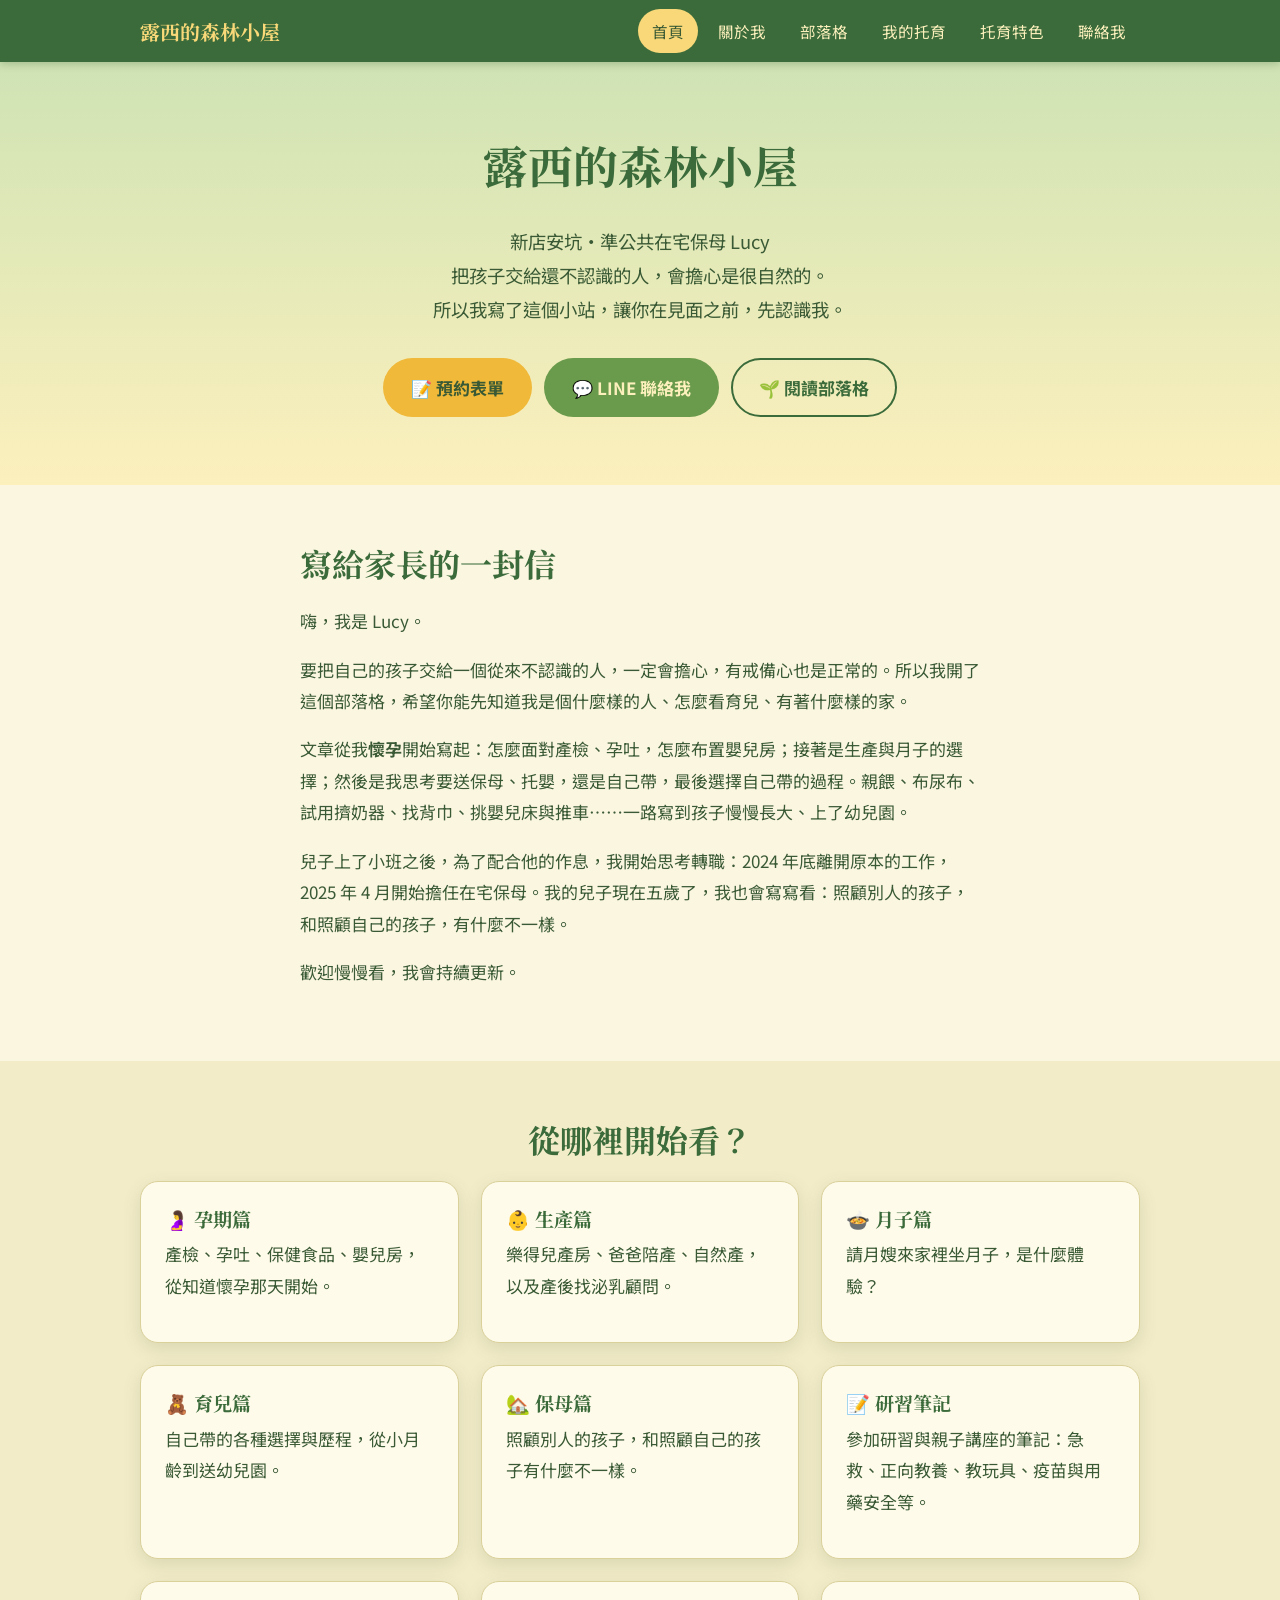
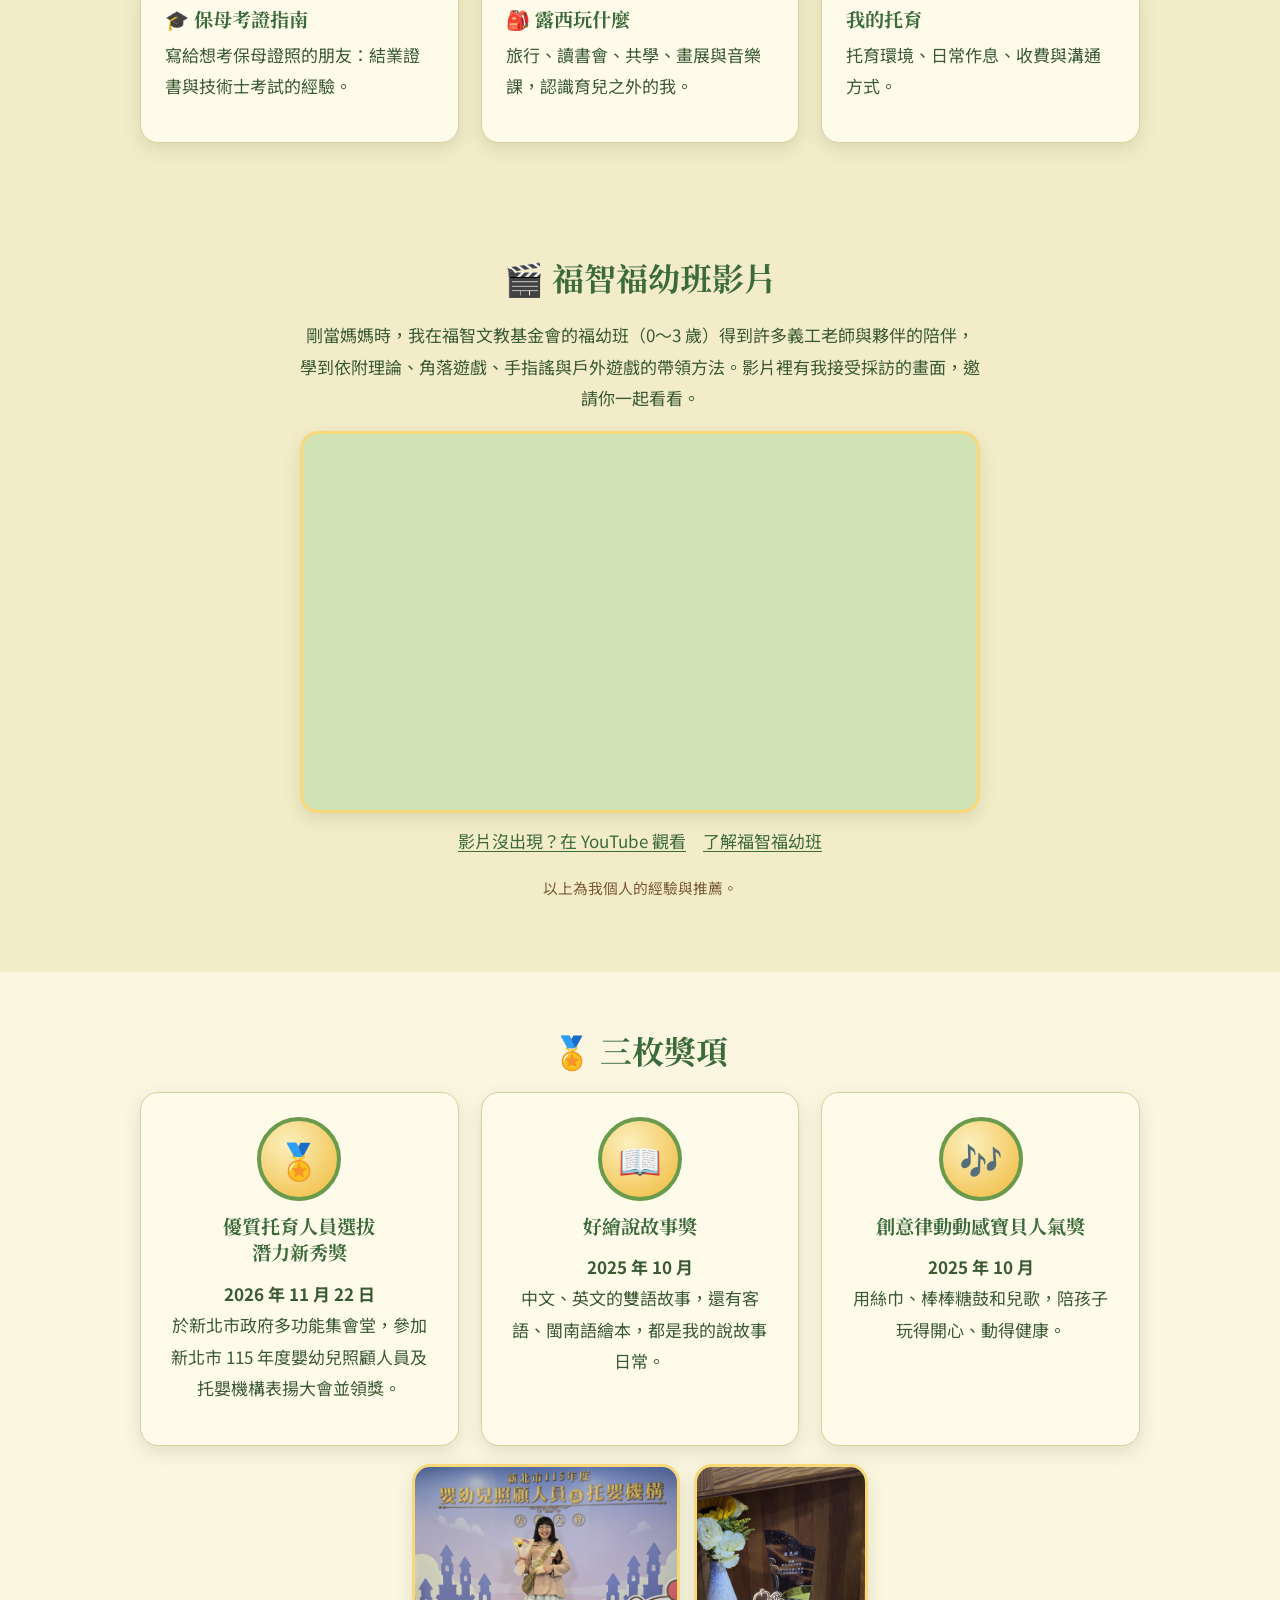
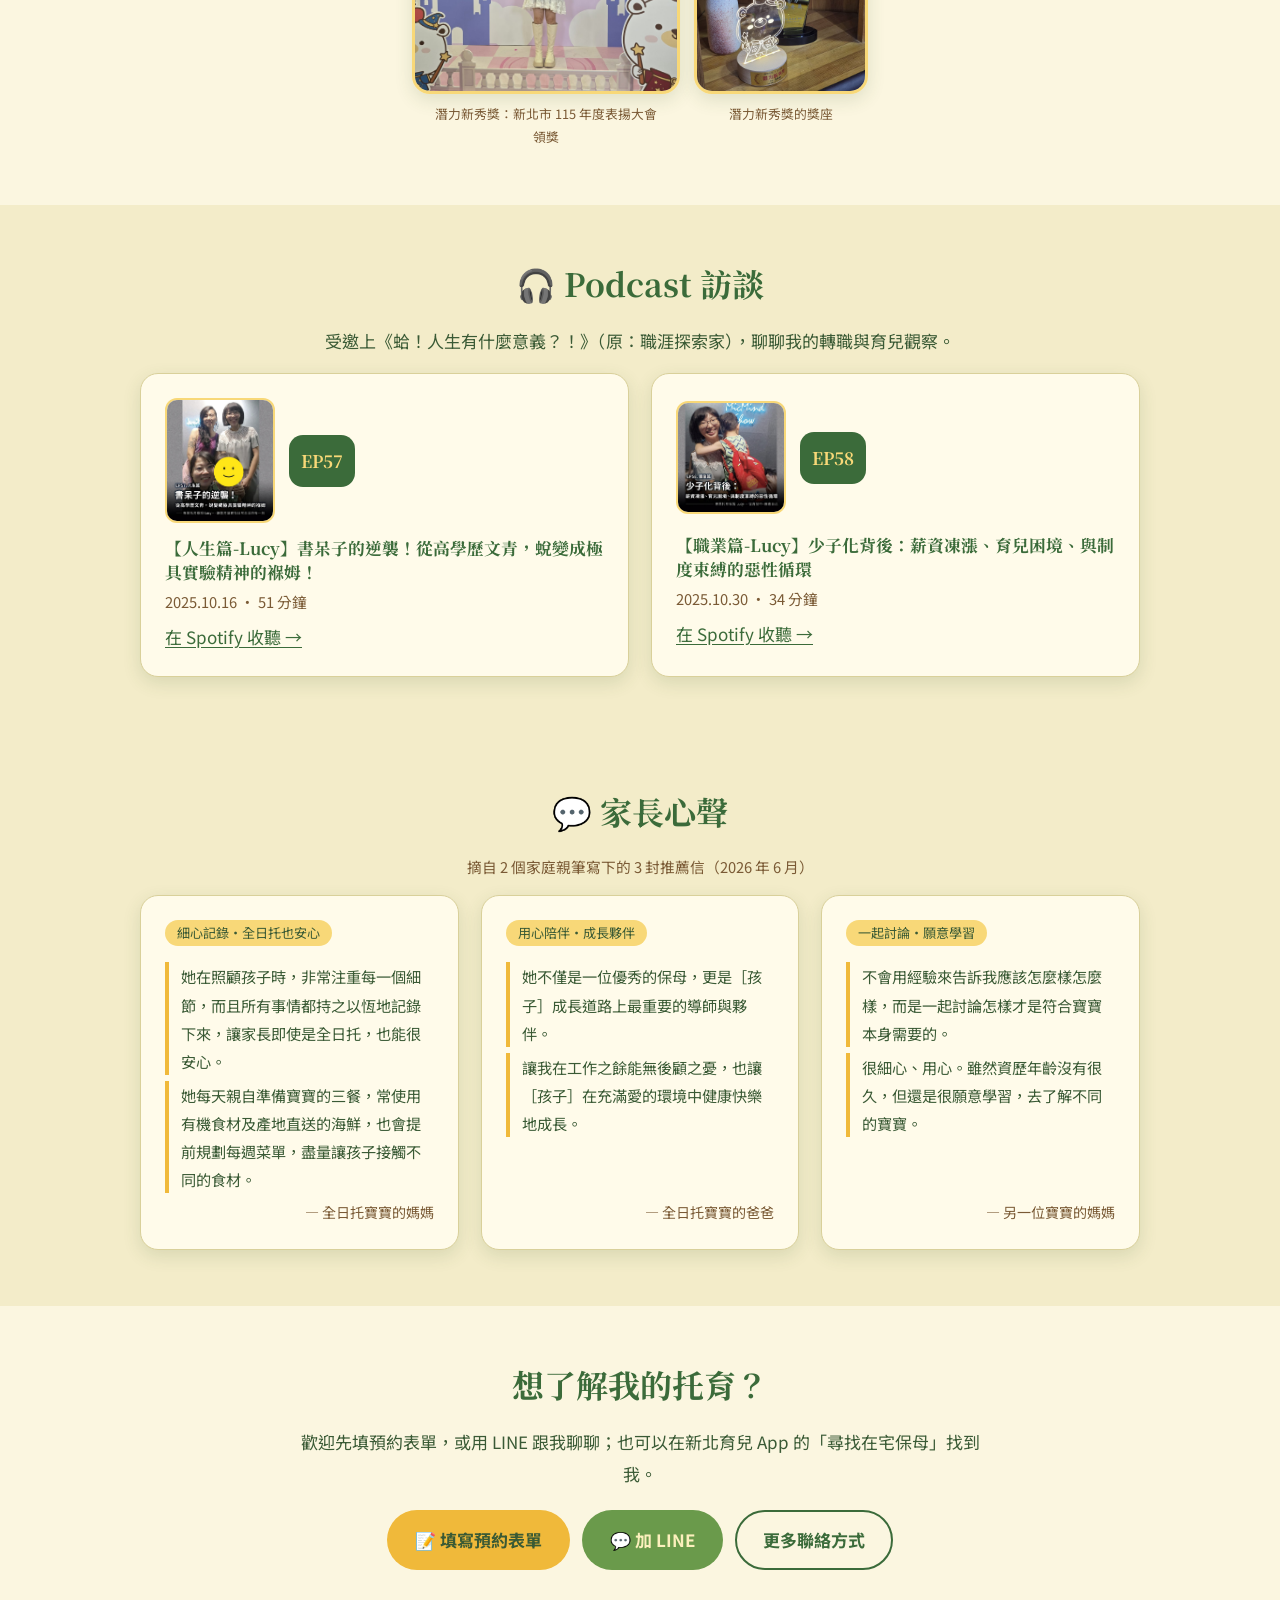
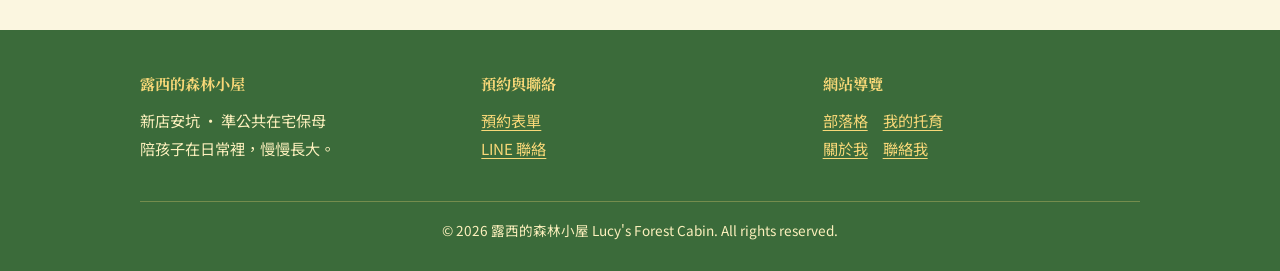
<file: index.html>
<!DOCTYPE html>
<html lang="zh-Hant-TW">
<head>
<meta charset="utf-8">
<meta name="viewport" content="width=device-width, initial-scale=1">
<title>露西的森林小屋｜新店安坑準公共在宅保母</title>
<meta name="description" content="新店安坑準公共在宅保母 Lucy 的部落格與托育介紹：孕期、生產、月子、育兒分享。">
<meta name="robots" content="index,follow,max-image-preview:large">
<meta name="keywords" content="新店保母,安坑保母,準公共保母,準公共托育,居家托育,在宅保母,新北保母,0-3歲托育,孕期,生產,月子,育兒">
<script type="application/ld+json">
{"@context":"https://schema.org","@type":["ChildCare","LocalBusiness"],"name":"露西的森林小屋","alternateName":["Lucy 準公共保母","新店安坑準公共在宅保母"],"description":"新店安坑的準公共在宅保母（居家托育）Lucy 的部落格與托育介紹，分享孕期、生產、月子與育兒。","inLanguage":"zh-TW","areaServed":{"@type":"AdministrativeArea","name":"新北市新店區安坑"},"founder":{"@type":"Person","name":"Lucy"},"url":"https://lucy123go.github.io/lucy-forest-cabin/"}
</script>
<meta property="og:title" content="露西的森林小屋｜新店安坑準公共在宅保母">
<meta property="og:description" content="新店安坑準公共在宅保母 Lucy 的部落格與托育介紹：孕期、生產、月子、育兒分享。">
<link rel="canonical" href="https://lucy123go.github.io/lucy-forest-cabin/">
<meta property="og:url" content="https://lucy123go.github.io/lucy-forest-cabin/">
<meta property="og:type" content="website">
<meta property="og:locale" content="zh_TW">
<meta property="og:site_name" content="露西的森林小屋">
<link rel="preconnect" href="https://fonts.googleapis.com">
<link rel="preconnect" href="https://fonts.gstatic.com" crossorigin>
<link href="https://fonts.googleapis.com/css2?family=Noto+Sans+TC:wght@400;700&family=Noto+Serif+TC:wght@600;700&display=swap" rel="stylesheet">
<link rel="stylesheet" href="css/styles.css">
</head>
<body>
<header class="site-header">
  <div class="wrap">
    <a class="brand" href="index.html">露西的森林小屋</a>
    <input type="checkbox" id="nav-toggle" class="nav-toggle" aria-label="開啟選單">
    <label for="nav-toggle" class="nav-btn" aria-hidden="true">☰</label>
    <nav class="nav" aria-label="主選單"><ul><li><a href="index.html" aria-current="page">首頁</a></li><li><a href="about.html">關於我</a></li><li><a href="blog.html">部落格</a></li><li><a href="care.html">我的托育</a></li><li><a href="features.html">托育特色</a></li><li><a href="contact.html">聯絡我</a></li></ul></nav>
  </div>
</header>
<main>

<section class="hero">
  <div class="wrap">
    <h1>露西的森林小屋</h1>
    <p class="lead">新店安坑・準公共在宅保母 Lucy<br>把孩子交給還不認識的人，會擔心是很自然的。<br>所以我寫了這個小站，讓你在見面之前，先認識我。</p>
    <a class="btn btn-primary" href="https://www.surveycake.com/s/yQn8e" target="_blank" rel="noopener">📝 預約表單</a>
    <a class="btn btn-line" href="https://line.me/ti/p/w9hIFDqCxX" target="_blank" rel="noopener">💬 LINE 聯絡我</a>
    <a class="btn btn-ghost" href="blog.html">🌱 閱讀部落格</a>
  </div>
</section>

<section id="letter">
  <div class="wrap narrow">
    <h2>寫給家長的一封信</h2>
    <p>嗨，我是 Lucy。</p>
    <p>要把自己的孩子交給一個從來不認識的人，一定會擔心，有戒備心也是正常的。所以我開了這個部落格，希望你能先知道我是個什麼樣的人、怎麼看育兒、有著什麼樣的家。</p>
    <p>文章從我<b>懷孕</b>開始寫起：怎麼面對產檢、孕吐，怎麼布置嬰兒房；接著是生產與月子的選擇；然後是我思考要送保母、托嬰，還是自己帶，最後選擇自己帶的過程。親餵、布尿布、試用擠奶器、找背巾、挑嬰兒床與推車……一路寫到孩子慢慢長大、上了幼兒園。</p>
    <p>兒子上了小班之後，為了配合他的作息，我開始思考轉職：2024 年底離開原本的工作，2025 年 4 月開始擔任在宅保母。我的兒子現在五歲了，我也會寫寫看：照顧別人的孩子，和照顧自己的孩子，有什麼不一樣。</p>
    <p>歡迎慢慢看，我會持續更新。</p>
  </div>
</section>

<section class="alt" id="categories">
  <div class="wrap">
    <h2 class="center">從哪裡開始看？</h2>
    <div class="grid grid-3">
      <a class="card cat-card" href="blog.html#pregnancy"><h3>🤰 孕期篇</h3><p>產檢、孕吐、保健食品、嬰兒房，從知道懷孕那天開始。</p></a>
      <a class="card cat-card" href="blog.html#birth"><h3>👶 生產篇</h3><p>樂得兒產房、爸爸陪產、自然產，以及產後找泌乳顧問。</p></a>
      <a class="card cat-card" href="blog.html#postpartum"><h3>🍲 月子篇</h3><p>請月嫂來家裡坐月子，是什麼體驗？</p></a>
      <a class="card cat-card" href="blog.html#parenting"><h3>🧸 育兒篇</h3><p>自己帶的各種選擇與歷程，從小月齡到送幼兒園。</p></a>
      <a class="card cat-card" href="blog.html#nanny"><h3>🏡 保母篇</h3><p>照顧別人的孩子，和照顧自己的孩子有什麼不一樣。</p></a>
      <a class="card cat-card" href="blog.html#study"><h3>📝 研習筆記</h3><p>參加研習與親子講座的筆記：急救、正向教養、教玩具、疫苗與用藥安全等。</p></a>
      <a class="card cat-card" href="blog.html#exam"><h3>🎓 保母考證指南</h3><p>寫給想考保母證照的朋友：結業證書與技術士考試的經驗。</p></a>
      <a class="card cat-card" href="blog.html#play"><h3>🎒 露西玩什麼</h3><p>旅行、讀書會、共學、畫展與音樂課，認識育兒之外的我。</p></a>
      <a class="card cat-card" href="care.html"><h3>我的托育</h3><p>托育環境、日常作息、收費與溝通方式。</p></a>
    </div>
  </div>
</section>

<section class="alt" id="video">
  <div class="wrap narrow center">
    <h2>🎬 福智福幼班影片</h2>
    <p>剛當媽媽時，我在福智文教基金會的福幼班（0～3 歲）得到許多義工老師與夥伴的陪伴，學到依附理論、角落遊戲、手指謠與戶外遊戲的帶領方法。影片裡有我接受採訪的畫面，邀請你一起看看。</p>
    <div class="video">
      <iframe src="https://www.youtube-nocookie.com/embed/RWcWLIvJ5LQ" title="福智福幼班影片" loading="lazy" allow="accelerometer; clipboard-write; encrypted-media; gyroscope; picture-in-picture; web-share" allowfullscreen></iframe>
    </div>
    <p style="margin-top:12px"><a href="https://www.youtube.com/watch?v=RWcWLIvJ5LQ" target="_blank" rel="noopener">影片沒出現？在 YouTube 觀看</a>　<a href="https://bwfoce.org/web/article/%E7%A6%8F%E5%B9%BC%E7%8F%AD%EF%BC%880~3%E6%AD%B2%EF%BC%89-YoINSAP5qWt5YuZ5LuL57S5LeWssOW5vOWFkg~~" target="_blank" rel="noopener">了解福智福幼班</a></p><p class="sub-cats">以上為我個人的經驗與推薦。</p>
  </div>
</section>

<section id="awards">
  <div class="wrap">
    <h2 class="center">🏅 三枚獎項</h2>
    <div class="grid grid-3">
      <div class="card award"><div class="medal" aria-hidden="true">🏅</div><h3>優質托育人員選拔<br>潛力新秀獎</h3><p><b>2026 年 11 月 22 日</b><br>於新北市政府多功能集會堂，參加新北市 115 年度嬰幼兒照顧人員及托嬰機構表揚大會並領獎。</p></div>
      <div class="card award"><div class="medal" aria-hidden="true">📖</div><h3>好繪說故事獎</h3><p><b>2025 年 10 月</b><br>中文、英文的雙語故事，還有客語、閩南語繪本，都是我的說故事日常。</p></div>
      <div class="card award"><div class="medal" aria-hidden="true">🎶</div><h3>創意律動動感寶貝人氣獎</h3><p><b>2025 年 10 月</b><br>用絲巾、棒棒糖鼓和兒歌，陪孩子玩得開心、動得健康。</p></div>
    </div>
    <div class="grid grid-2 shots shots-2">
      <figure><img src="images/award-stage.jpg" alt="Lucy 手捧花束與潛力新秀獎獎座，站在新北市表揚大會的布置前微笑" loading="lazy" width="1200" height="1020"><figcaption>潛力新秀獎：新北市 115 年度表揚大會領獎</figcaption></figure>
      <figure><img src="images/award-trophy.jpg" alt="潛力新秀獎的小熊造型發光獎座與玻璃獎座" loading="lazy" width="900" height="1200"><figcaption>潛力新秀獎的獎座</figcaption></figure>
    </div>
  </div>
</section>

<section class="alt" id="podcast">
  <div class="wrap">
    <h2 class="center">🎧 Podcast 訪談</h2>
    <p class="center">受邀上《蛤！人生有什麼意義？！》（原：職涯探索家），聊聊我的轉職與育兒觀察。</p>
    <div class="grid grid-2">
      <div class="card pod"><img class="pod-img" src="images/podcast-57.jpg" alt="EP57 節目封面：兩位主持人與 Lucy 合影" loading="lazy" width="900" height="1027"><span class="ep">EP57</span><div><h3 style="margin-bottom:.2em;font-size:1.05rem">【人生篇-Lucy】書呆子的逆襲！從高學歷文青，蛻變成極具實驗精神的褓姆！</h3><p class="sub-cats" style="margin-bottom:.4em">2025.10.16 ・ 51 分鐘</p><a href="https://open.spotify.com/episode/7tOjmJIpNbbYkGRoPjoy1n" target="_blank" rel="noopener">在 Spotify 收聽 →</a></div></div>
      <div class="card pod"><img class="pod-img" src="images/podcast-58.jpg" alt="EP58 節目封面：Lucy 抱著孩子微笑" loading="lazy" width="900" height="927"><span class="ep">EP58</span><div><h3 style="margin-bottom:.2em;font-size:1.05rem">【職業篇-Lucy】少子化背後：薪資凍漲、育兒困境、與制度束縛的惡性循環</h3><p class="sub-cats" style="margin-bottom:.4em">2025.10.30 ・ 34 分鐘</p><a href="https://open.spotify.com/episode/3E2VHZdMla4RZXCuHzI1B2" target="_blank" rel="noopener">在 Spotify 收聽 →</a></div></div>
    </div>
  </div>
</section>

<section class="alt" id="voices">
  <div class="wrap">
    <h2 class="center">💬 家長心聲</h2>
    <p class="center sub-cats">摘自 2 個家庭親筆寫下的 3 封推薦信（2026 年 6 月）</p>
    <div class="grid grid-3">
      <figure class="card quote"><span class="tag">細心記錄・全日托也安心</span>
        <blockquote>她在照顧孩子時，非常注重每一個細節，而且所有事情都持之以恆地記錄下來，讓家長即使是全日托，也能很安心。</blockquote>
        <blockquote>她每天親自準備寶寶的三餐，常使用有機食材及產地直送的海鮮，也會提前規劃每週菜單，盡量讓孩子接觸不同的食材。</blockquote>
        <figcaption>— 全日托寶寶的媽媽</figcaption></figure>
      <figure class="card quote"><span class="tag">用心陪伴・成長夥伴</span>
        <blockquote>她不僅是一位優秀的保母，更是［孩子］成長道路上最重要的導師與夥伴。</blockquote>
        <blockquote>讓我在工作之餘能無後顧之憂，也讓［孩子］在充滿愛的環境中健康快樂地成長。</blockquote>
        <figcaption>— 全日托寶寶的爸爸</figcaption></figure>
      <figure class="card quote"><span class="tag">一起討論・願意學習</span>
        <blockquote>不會用經驗來告訴我應該怎麼樣怎麼樣，而是一起討論怎樣才是符合寶寶本身需要的。</blockquote>
        <blockquote>很細心、用心。雖然資歷年齡沒有很久，但還是很願意學習，去了解不同的寶寶。</blockquote>
        <figcaption>— 另一位寶寶的媽媽</figcaption></figure>
    </div>
  </div>
</section>

<section id="book">
  <div class="wrap narrow center">
    <h2>想了解我的托育？</h2>
    <p>歡迎先填預約表單，或用 LINE 跟我聊聊；也可以在新北育兒 App 的「尋找在宅保母」找到我。</p>
    <a class="btn btn-primary" href="https://www.surveycake.com/s/yQn8e" target="_blank" rel="noopener">📝 填寫預約表單</a>
    <a class="btn btn-line" href="https://line.me/ti/p/w9hIFDqCxX" target="_blank" rel="noopener">💬 加 LINE</a>
    <a class="btn btn-ghost" href="contact.html">更多聯絡方式</a>
  </div>
</section>

</main>
<footer class="site-footer">
  <div class="wrap">
    <div class="cols">
      <div>
        <h4>露西的森林小屋</h4>
        <p>新店安坑 ・ 準公共在宅保母<br>陪孩子在日常裡，慢慢長大。</p>
      </div>
      <div>
        <h4>預約與聯絡</h4>
        <p><a href="https://www.surveycake.com/s/yQn8e" target="_blank" rel="noopener">預約表單</a><br>
        <a href="https://line.me/ti/p/w9hIFDqCxX" target="_blank" rel="noopener">LINE 聯絡</a></p>
      </div>
      <div>
        <h4>網站導覽</h4>
        <p><a href="blog.html">部落格</a>　<a href="care.html">我的托育</a><br><a href="about.html">關於我</a>　<a href="contact.html">聯絡我</a></p>
      </div>
      <!-- ▼ 預留位置：電子報訂閱框（先不放）。要啟用時，把訂閱表單貼進下面這個 div。 -->
      <div class="newsletter-slot" id="newsletter-slot" hidden>
      </div>
    </div>
    <div class="copy">© 2026 露西的森林小屋 Lucy's Forest Cabin. All rights reserved.</div>
  </div>
</footer>
</body>
</html>
</file>
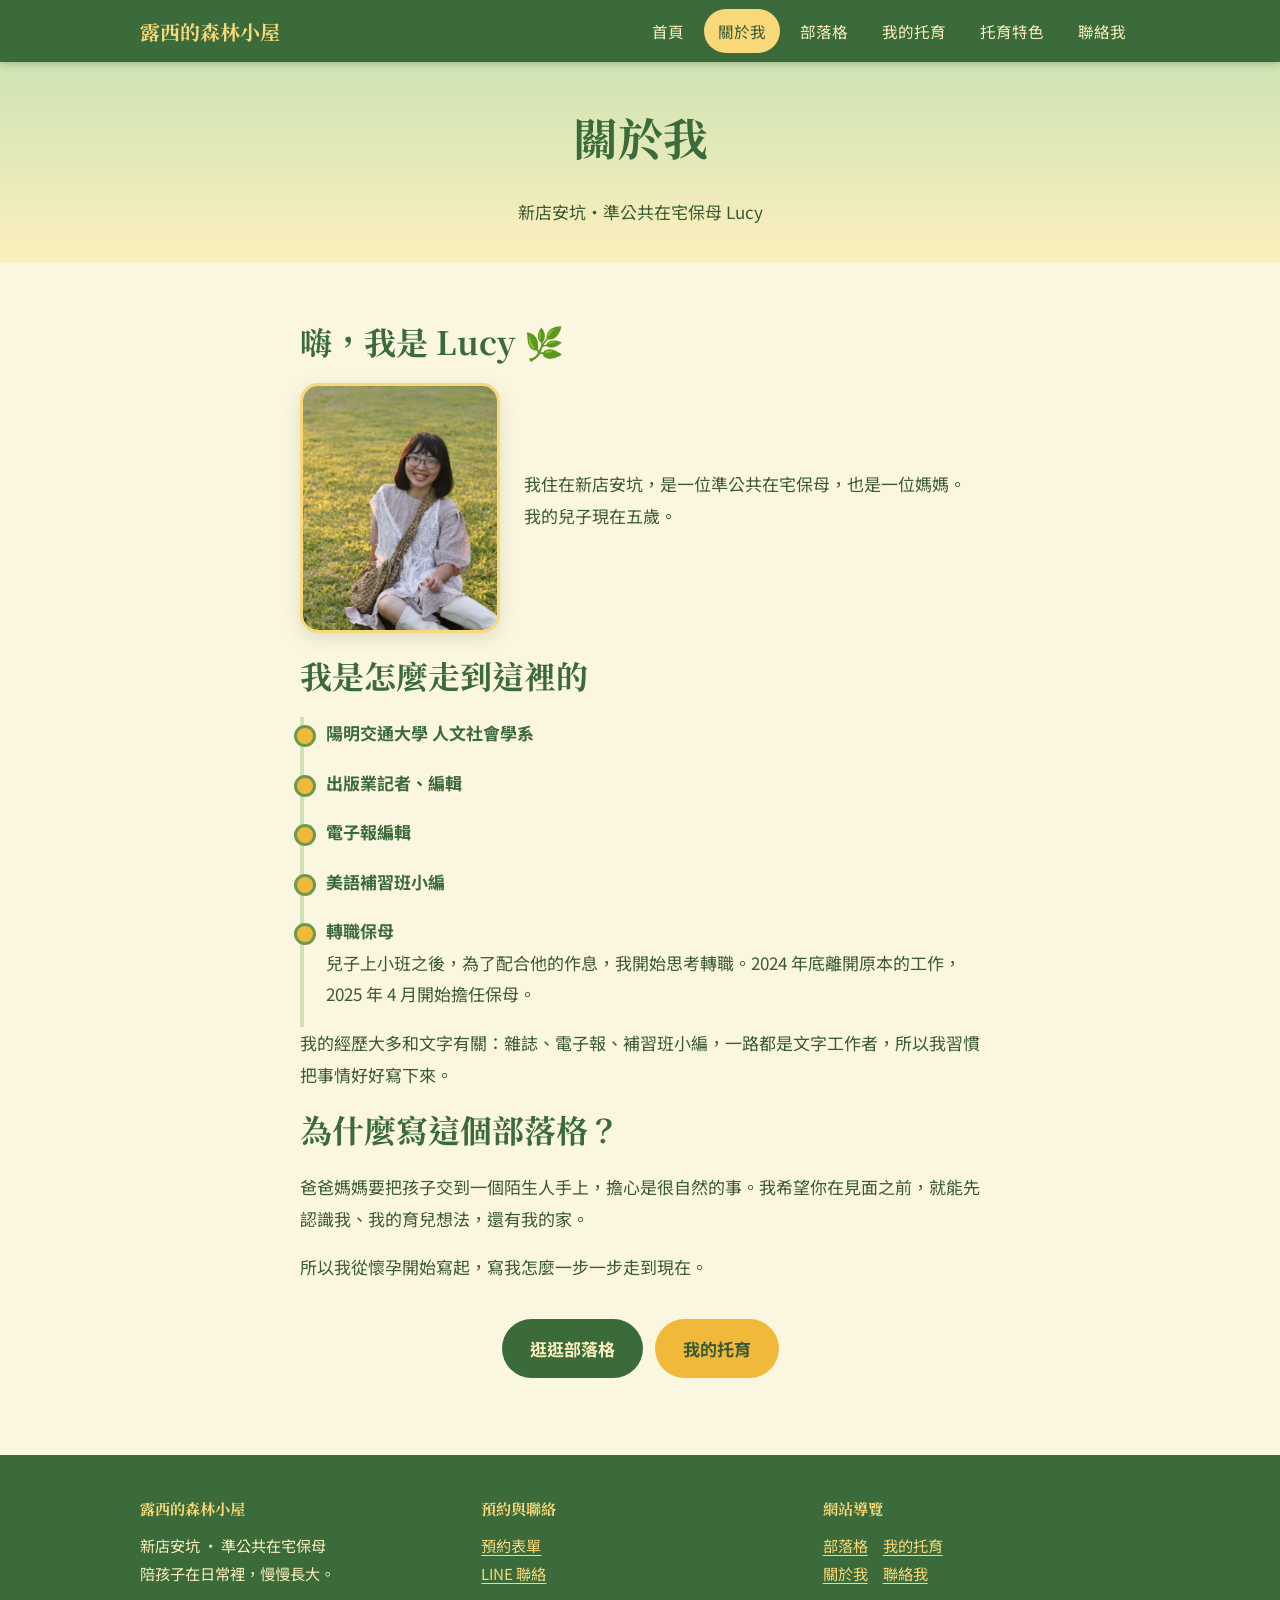
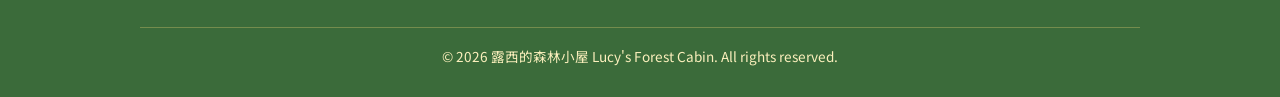
<file: about.html>
<!DOCTYPE html>
<html lang="zh-Hant-TW">
<head>
<meta charset="utf-8">
<meta name="viewport" content="width=device-width, initial-scale=1">
<title>關於我｜露西的森林小屋</title>
<meta name="description" content="從出版編輯到在宅保母，認識新店安坑準公共保母 Lucy。">
<meta name="robots" content="index,follow,max-image-preview:large">
<meta name="keywords" content="新店保母,安坑保母,準公共保母,準公共托育,居家托育,在宅保母,新北保母,0-3歲托育,孕期,生產,月子,育兒">
<meta property="og:title" content="關於我｜露西的森林小屋">
<meta property="og:description" content="從出版編輯到在宅保母，認識新店安坑準公共保母 Lucy。">
<link rel="canonical" href="https://lucy123go.github.io/lucy-forest-cabin/about.html">
<meta property="og:url" content="https://lucy123go.github.io/lucy-forest-cabin/about.html">
<meta property="og:type" content="website">
<meta property="og:locale" content="zh_TW">
<meta property="og:site_name" content="露西的森林小屋">
<link rel="preconnect" href="https://fonts.googleapis.com">
<link rel="preconnect" href="https://fonts.gstatic.com" crossorigin>
<link href="https://fonts.googleapis.com/css2?family=Noto+Sans+TC:wght@400;700&family=Noto+Serif+TC:wght@600;700&display=swap" rel="stylesheet">
<link rel="stylesheet" href="css/styles.css">
</head>
<body>
<header class="site-header">
  <div class="wrap">
    <a class="brand" href="index.html">露西的森林小屋</a>
    <input type="checkbox" id="nav-toggle" class="nav-toggle" aria-label="開啟選單">
    <label for="nav-toggle" class="nav-btn" aria-hidden="true">☰</label>
    <nav class="nav" aria-label="主選單"><ul><li><a href="index.html">首頁</a></li><li><a href="about.html" aria-current="page">關於我</a></li><li><a href="blog.html">部落格</a></li><li><a href="care.html">我的托育</a></li><li><a href="features.html">托育特色</a></li><li><a href="contact.html">聯絡我</a></li></ul></nav>
  </div>
</header>
<main>
<div class="page-title"><div class="wrap"><h1>關於我</h1><p>新店安坑・準公共在宅保母 Lucy</p></div></div>
<section>
  <div class="wrap narrow">
    <h2>嗨，我是 Lucy 🌿</h2>
    <div class="about-intro"><img class="about-photo" src="images/me.jpg" width="892" height="1100" alt="Lucy 坐在夕陽下的草地上微笑" loading="lazy"><div><p>我住在新店安坑，是一位準公共在宅保母，也是一位媽媽。我的兒子現在五歲。</p></div></div>

    <h2>我是怎麼走到這裡的</h2>
    <ul class="timeline">
      <li><b>陽明交通大學 人文社會學系</b></li>
      <li><b>出版業記者、編輯</b></li>
      <li><b>電子報編輯</b></li>
      <li><b>美語補習班小編</b></li>
      <li><b>轉職保母</b><br>兒子上小班之後，為了配合他的作息，我開始思考轉職。2024 年底離開原本的工作，2025 年 4 月開始擔任保母。</li>
    </ul>
    <p>我的經歷大多和文字有關：雜誌、電子報、補習班小編，一路都是文字工作者，所以我習慣把事情好好寫下來。</p>

    <h2>為什麼寫這個部落格？</h2>
    <p>爸爸媽媽要把孩子交到一個陌生人手上，擔心是很自然的事。我希望你在見面之前，就能先認識我、我的育兒想法，還有我的家。</p>
    <p>所以我從懷孕開始寫起，寫我怎麼一步一步走到現在。</p>

    <p class="center" style="margin-top:32px"><a class="btn btn-green" href="blog.html">逛逛部落格</a> <a class="btn btn-primary" href="care.html">我的托育</a></p>
  </div>
</section>

</main>
<footer class="site-footer">
  <div class="wrap">
    <div class="cols">
      <div>
        <h4>露西的森林小屋</h4>
        <p>新店安坑 ・ 準公共在宅保母<br>陪孩子在日常裡，慢慢長大。</p>
      </div>
      <div>
        <h4>預約與聯絡</h4>
        <p><a href="https://www.surveycake.com/s/yQn8e" target="_blank" rel="noopener">預約表單</a><br>
        <a href="https://line.me/ti/p/w9hIFDqCxX" target="_blank" rel="noopener">LINE 聯絡</a></p>
      </div>
      <div>
        <h4>網站導覽</h4>
        <p><a href="blog.html">部落格</a>　<a href="care.html">我的托育</a><br><a href="about.html">關於我</a>　<a href="contact.html">聯絡我</a></p>
      </div>
      <!-- ▼ 預留位置：電子報訂閱框（先不放）。要啟用時，把訂閱表單貼進下面這個 div。 -->
      <div class="newsletter-slot" id="newsletter-slot" hidden>
      </div>
    </div>
    <div class="copy">© 2026 露西的森林小屋 Lucy's Forest Cabin. All rights reserved.</div>
  </div>
</footer>
</body>
</html>
</file>
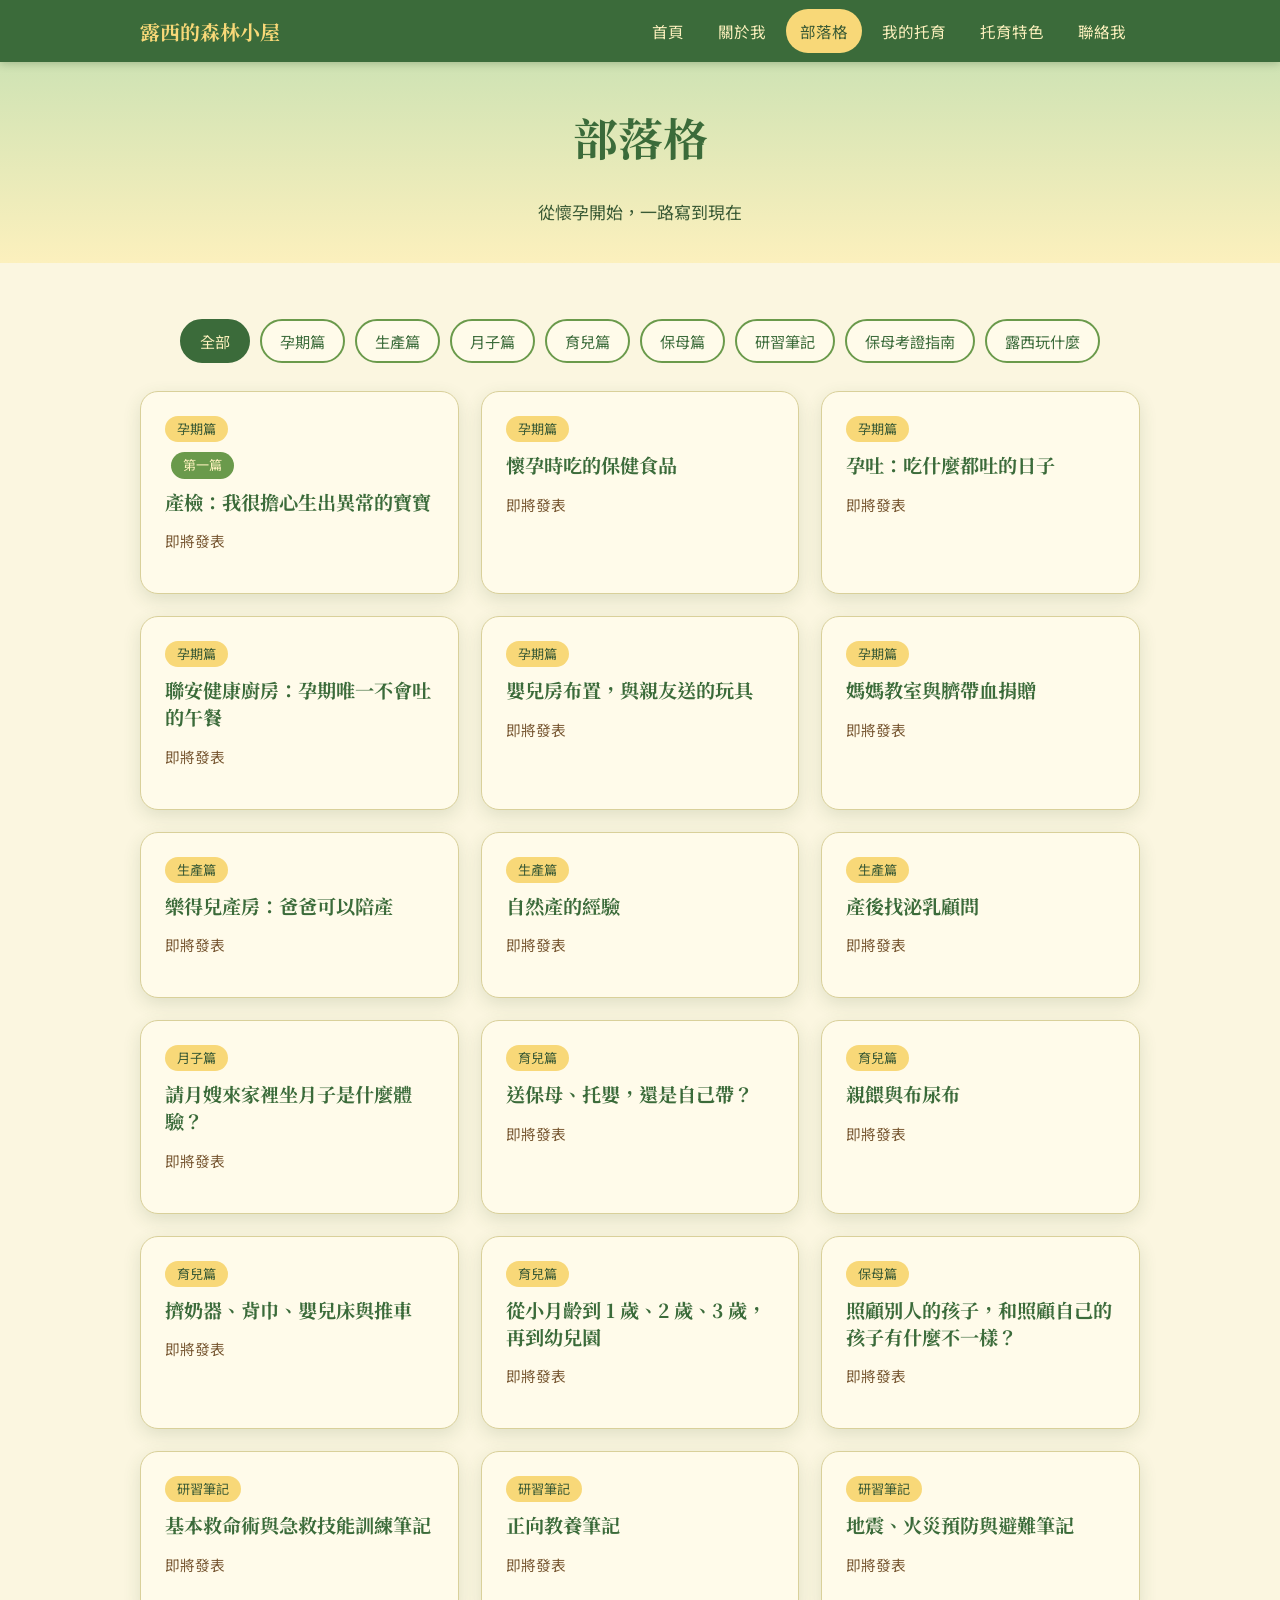
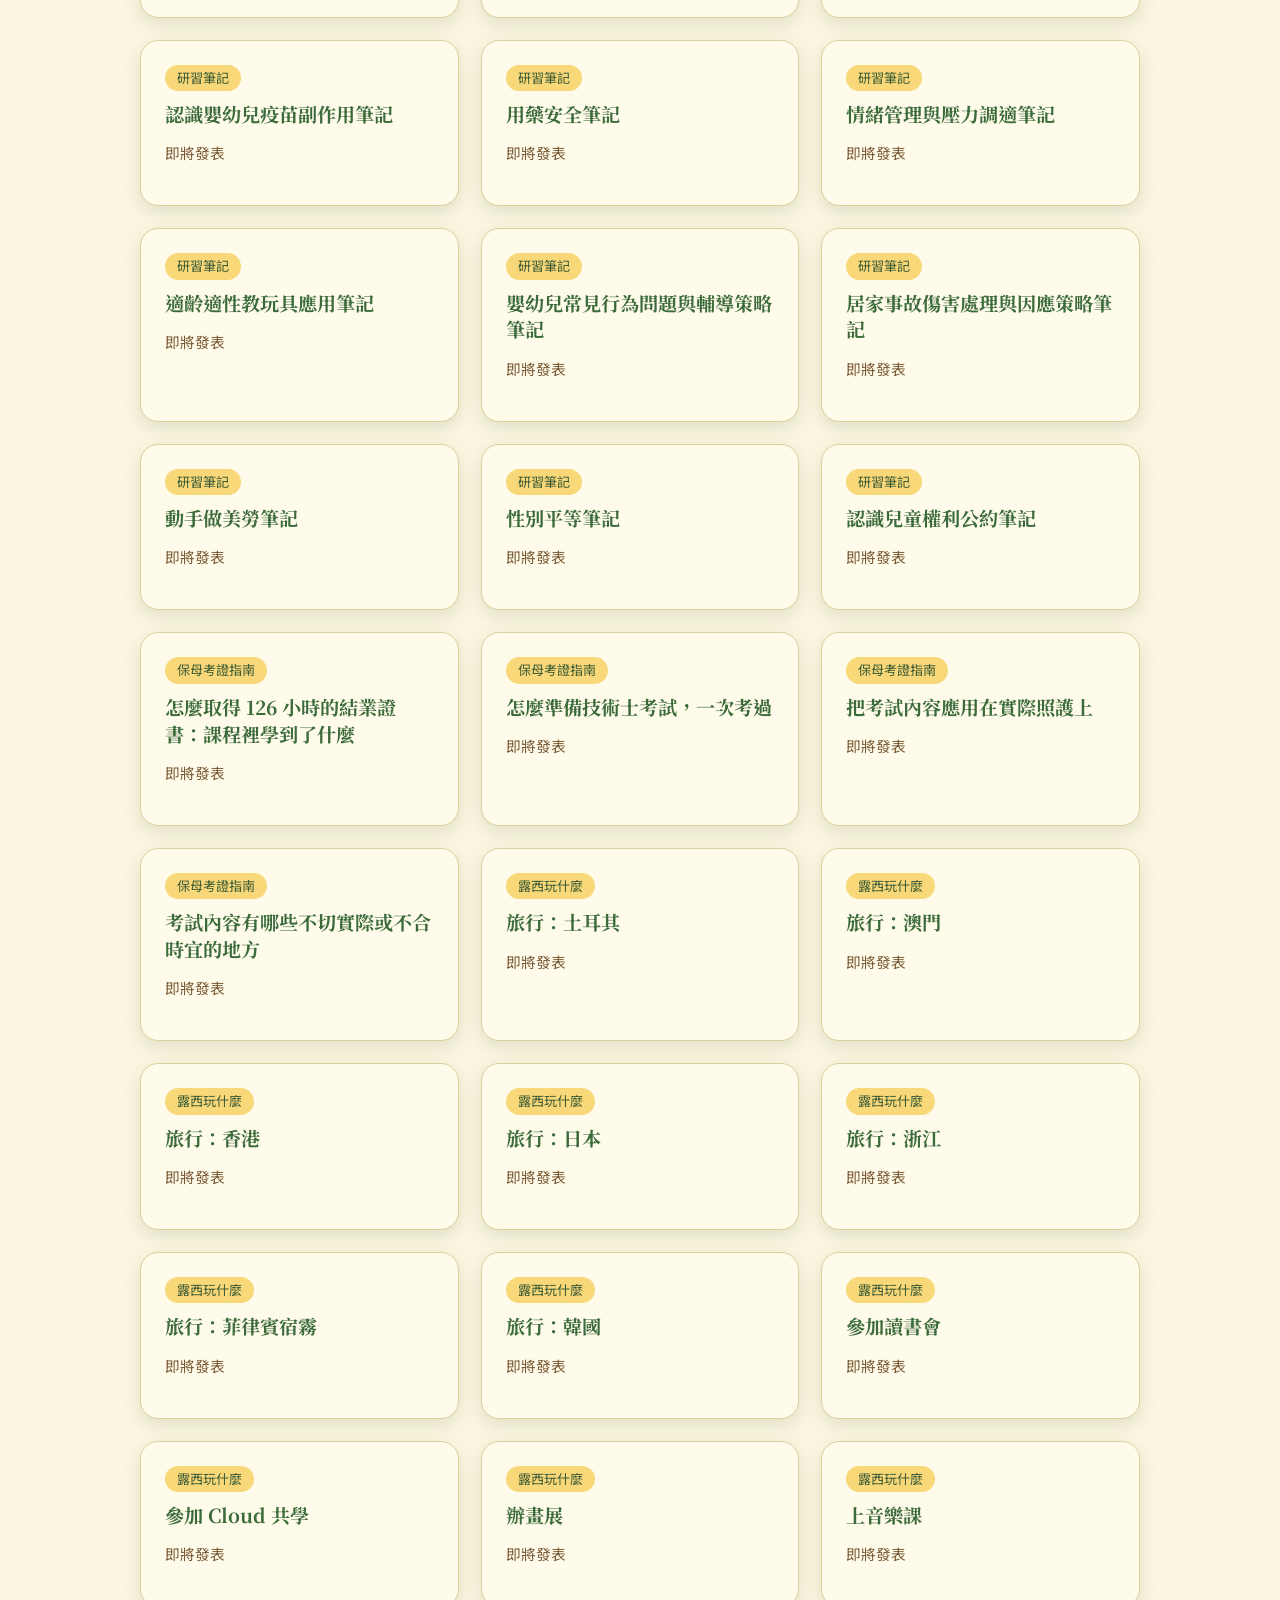
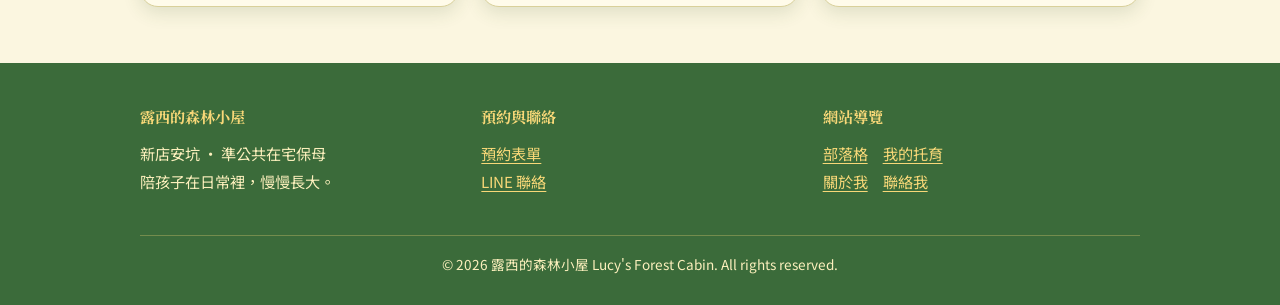
<file: blog.html>
<!DOCTYPE html>
<html lang="zh-Hant-TW">
<head>
<meta charset="utf-8">
<meta name="viewport" content="width=device-width, initial-scale=1">
<title>部落格｜露西的森林小屋</title>
<meta name="description" content="孕期篇、生產篇、月子篇、育兒篇、保母篇的真實分享。">
<meta name="robots" content="index,follow,max-image-preview:large">
<meta name="keywords" content="新店保母,安坑保母,準公共保母,準公共托育,居家托育,在宅保母,新北保母,0-3歲托育,孕期,生產,月子,育兒">
<meta property="og:title" content="部落格｜露西的森林小屋">
<meta property="og:description" content="孕期篇、生產篇、月子篇、育兒篇、保母篇的真實分享。">
<link rel="canonical" href="https://lucy123go.github.io/lucy-forest-cabin/blog.html">
<meta property="og:url" content="https://lucy123go.github.io/lucy-forest-cabin/blog.html">
<meta property="og:type" content="website">
<meta property="og:locale" content="zh_TW">
<meta property="og:site_name" content="露西的森林小屋">
<link rel="preconnect" href="https://fonts.googleapis.com">
<link rel="preconnect" href="https://fonts.gstatic.com" crossorigin>
<link href="https://fonts.googleapis.com/css2?family=Noto+Sans+TC:wght@400;700&family=Noto+Serif+TC:wght@600;700&display=swap" rel="stylesheet">
<link rel="stylesheet" href="css/styles.css">
</head>
<body>
<header class="site-header">
  <div class="wrap">
    <a class="brand" href="index.html">露西的森林小屋</a>
    <input type="checkbox" id="nav-toggle" class="nav-toggle" aria-label="開啟選單">
    <label for="nav-toggle" class="nav-btn" aria-hidden="true">☰</label>
    <nav class="nav" aria-label="主選單"><ul><li><a href="index.html">首頁</a></li><li><a href="about.html">關於我</a></li><li><a href="blog.html" aria-current="page">部落格</a></li><li><a href="care.html">我的托育</a></li><li><a href="features.html">托育特色</a></li><li><a href="contact.html">聯絡我</a></li></ul></nav>
  </div>
</header>
<main>
<div class="page-title"><div class="wrap"><h1>部落格</h1><p>從懷孕開始，一路寫到現在</p></div></div>
<section>
  <div class="wrap">
    <div class="chips" role="group" aria-label="文章分類"><button class="chip" data-filter="all" aria-pressed="true">全部</button><button class="chip" data-filter="pregnancy" aria-pressed="false">孕期篇</button><button class="chip" data-filter="birth" aria-pressed="false">生產篇</button><button class="chip" data-filter="postpartum" aria-pressed="false">月子篇</button><button class="chip" data-filter="parenting" aria-pressed="false">育兒篇</button><button class="chip" data-filter="nanny" aria-pressed="false">保母篇</button><button class="chip" data-filter="study" aria-pressed="false">研習筆記</button><button class="chip" data-filter="exam" aria-pressed="false">保母考證指南</button><button class="chip" data-filter="play" aria-pressed="false">露西玩什麼</button></div>
    <div class="grid grid-3" id="post-list">
      <!-- 發表新文章：複製 posts/post-template.html 另存新檔，再把下面其中一張「即將發表」卡片改成：
           <article class="card post" data-cat="birth"><span class="tag">生產篇</span><time datetime="2026-12-01">2026-12-01</time><h3><a href="posts/檔名.html">文章標題</a></h3><p>一句話摘要…</p></article>
           data-cat 可用：pregnancy / birth / postpartum / parenting / nanny / study / exam / play -->
      <article class="card post" data-cat="pregnancy"><span class="tag">孕期篇</span><span class="tag first">第一篇</span><h3>產檢：我很擔心生出異常的寶寶</h3><p class="sub-cats">即將發表</p></article><article class="card post" data-cat="pregnancy"><span class="tag">孕期篇</span><h3>懷孕時吃的保健食品</h3><p class="sub-cats">即將發表</p></article><article class="card post" data-cat="pregnancy"><span class="tag">孕期篇</span><h3>孕吐：吃什麼都吐的日子</h3><p class="sub-cats">即將發表</p></article><article class="card post" data-cat="pregnancy"><span class="tag">孕期篇</span><h3>聯安健康廚房：孕期唯一不會吐的午餐</h3><p class="sub-cats">即將發表</p></article><article class="card post" data-cat="pregnancy"><span class="tag">孕期篇</span><h3>嬰兒房布置，與親友送的玩具</h3><p class="sub-cats">即將發表</p></article><article class="card post" data-cat="pregnancy"><span class="tag">孕期篇</span><h3>媽媽教室與臍帶血捐贈</h3><p class="sub-cats">即將發表</p></article><article class="card post" data-cat="birth"><span class="tag">生產篇</span><h3>樂得兒產房：爸爸可以陪產</h3><p class="sub-cats">即將發表</p></article><article class="card post" data-cat="birth"><span class="tag">生產篇</span><h3>自然產的經驗</h3><p class="sub-cats">即將發表</p></article><article class="card post" data-cat="birth"><span class="tag">生產篇</span><h3>產後找泌乳顧問</h3><p class="sub-cats">即將發表</p></article><article class="card post" data-cat="postpartum"><span class="tag">月子篇</span><h3>請月嫂來家裡坐月子是什麼體驗？</h3><p class="sub-cats">即將發表</p></article><article class="card post" data-cat="parenting"><span class="tag">育兒篇</span><h3>送保母、托嬰，還是自己帶？</h3><p class="sub-cats">即將發表</p></article><article class="card post" data-cat="parenting"><span class="tag">育兒篇</span><h3>親餵與布尿布</h3><p class="sub-cats">即將發表</p></article><article class="card post" data-cat="parenting"><span class="tag">育兒篇</span><h3>擠奶器、背巾、嬰兒床與推車</h3><p class="sub-cats">即將發表</p></article><article class="card post" data-cat="parenting"><span class="tag">育兒篇</span><h3>從小月齡到 1 歲、2 歲、3 歲，再到幼兒園</h3><p class="sub-cats">即將發表</p></article><article class="card post" data-cat="nanny"><span class="tag">保母篇</span><h3>照顧別人的孩子，和照顧自己的孩子有什麼不一樣？</h3><p class="sub-cats">即將發表</p></article>
    <article class="card post" data-cat="study"><span class="tag">研習筆記</span><h3>基本救命術與急救技能訓練筆記</h3><p class="sub-cats">即將發表</p></article><article class="card post" data-cat="study"><span class="tag">研習筆記</span><h3>正向教養筆記</h3><p class="sub-cats">即將發表</p></article><article class="card post" data-cat="study"><span class="tag">研習筆記</span><h3>地震、火災預防與避難筆記</h3><p class="sub-cats">即將發表</p></article><article class="card post" data-cat="study"><span class="tag">研習筆記</span><h3>認識嬰幼兒疫苗副作用筆記</h3><p class="sub-cats">即將發表</p></article><article class="card post" data-cat="study"><span class="tag">研習筆記</span><h3>用藥安全筆記</h3><p class="sub-cats">即將發表</p></article><article class="card post" data-cat="study"><span class="tag">研習筆記</span><h3>情緒管理與壓力調適筆記</h3><p class="sub-cats">即將發表</p></article><article class="card post" data-cat="study"><span class="tag">研習筆記</span><h3>適齡適性教玩具應用筆記</h3><p class="sub-cats">即將發表</p></article><article class="card post" data-cat="study"><span class="tag">研習筆記</span><h3>嬰幼兒常見行為問題與輔導策略筆記</h3><p class="sub-cats">即將發表</p></article><article class="card post" data-cat="study"><span class="tag">研習筆記</span><h3>居家事故傷害處理與因應策略筆記</h3><p class="sub-cats">即將發表</p></article><article class="card post" data-cat="study"><span class="tag">研習筆記</span><h3>動手做美勞筆記</h3><p class="sub-cats">即將發表</p></article><article class="card post" data-cat="study"><span class="tag">研習筆記</span><h3>性別平等筆記</h3><p class="sub-cats">即將發表</p></article><article class="card post" data-cat="study"><span class="tag">研習筆記</span><h3>認識兒童權利公約筆記</h3><p class="sub-cats">即將發表</p></article><article class="card post" data-cat="exam"><span class="tag">保母考證指南</span><h3>怎麼取得 126 小時的結業證書：課程裡學到了什麼</h3><p class="sub-cats">即將發表</p></article><article class="card post" data-cat="exam"><span class="tag">保母考證指南</span><h3>怎麼準備技術士考試，一次考過</h3><p class="sub-cats">即將發表</p></article><article class="card post" data-cat="exam"><span class="tag">保母考證指南</span><h3>把考試內容應用在實際照護上</h3><p class="sub-cats">即將發表</p></article><article class="card post" data-cat="exam"><span class="tag">保母考證指南</span><h3>考試內容有哪些不切實際或不合時宜的地方</h3><p class="sub-cats">即將發表</p></article><article class="card post" data-cat="play"><span class="tag">露西玩什麼</span><h3>旅行：土耳其</h3><p class="sub-cats">即將發表</p></article><article class="card post" data-cat="play"><span class="tag">露西玩什麼</span><h3>旅行：澳門</h3><p class="sub-cats">即將發表</p></article><article class="card post" data-cat="play"><span class="tag">露西玩什麼</span><h3>旅行：香港</h3><p class="sub-cats">即將發表</p></article><article class="card post" data-cat="play"><span class="tag">露西玩什麼</span><h3>旅行：日本</h3><p class="sub-cats">即將發表</p></article><article class="card post" data-cat="play"><span class="tag">露西玩什麼</span><h3>旅行：浙江</h3><p class="sub-cats">即將發表</p></article><article class="card post" data-cat="play"><span class="tag">露西玩什麼</span><h3>旅行：菲律賓宿霧</h3><p class="sub-cats">即將發表</p></article><article class="card post" data-cat="play"><span class="tag">露西玩什麼</span><h3>旅行：韓國</h3><p class="sub-cats">即將發表</p></article><article class="card post" data-cat="play"><span class="tag">露西玩什麼</span><h3>參加讀書會</h3><p class="sub-cats">即將發表</p></article><article class="card post" data-cat="play"><span class="tag">露西玩什麼</span><h3>參加 Cloud 共學</h3><p class="sub-cats">即將發表</p></article><article class="card post" data-cat="play"><span class="tag">露西玩什麼</span><h3>辦畫展</h3><p class="sub-cats">即將發表</p></article><article class="card post" data-cat="play"><span class="tag">露西玩什麼</span><h3>上音樂課</h3><p class="sub-cats">即將發表</p></article></div>
    <p class="center sub-cats" id="empty" hidden>這個分類還沒有文章，敬請期待。</p>
  </div>
</section>
<script src="js/main.js" defer></script>

</main>
<footer class="site-footer">
  <div class="wrap">
    <div class="cols">
      <div>
        <h4>露西的森林小屋</h4>
        <p>新店安坑 ・ 準公共在宅保母<br>陪孩子在日常裡，慢慢長大。</p>
      </div>
      <div>
        <h4>預約與聯絡</h4>
        <p><a href="https://www.surveycake.com/s/yQn8e" target="_blank" rel="noopener">預約表單</a><br>
        <a href="https://line.me/ti/p/w9hIFDqCxX" target="_blank" rel="noopener">LINE 聯絡</a></p>
      </div>
      <div>
        <h4>網站導覽</h4>
        <p><a href="blog.html">部落格</a>　<a href="care.html">我的托育</a><br><a href="about.html">關於我</a>　<a href="contact.html">聯絡我</a></p>
      </div>
      <!-- ▼ 預留位置：電子報訂閱框（先不放）。要啟用時，把訂閱表單貼進下面這個 div。 -->
      <div class="newsletter-slot" id="newsletter-slot" hidden>
      </div>
    </div>
    <div class="copy">© 2026 露西的森林小屋 Lucy's Forest Cabin. All rights reserved.</div>
  </div>
</footer>
</body>
</html>
</file>
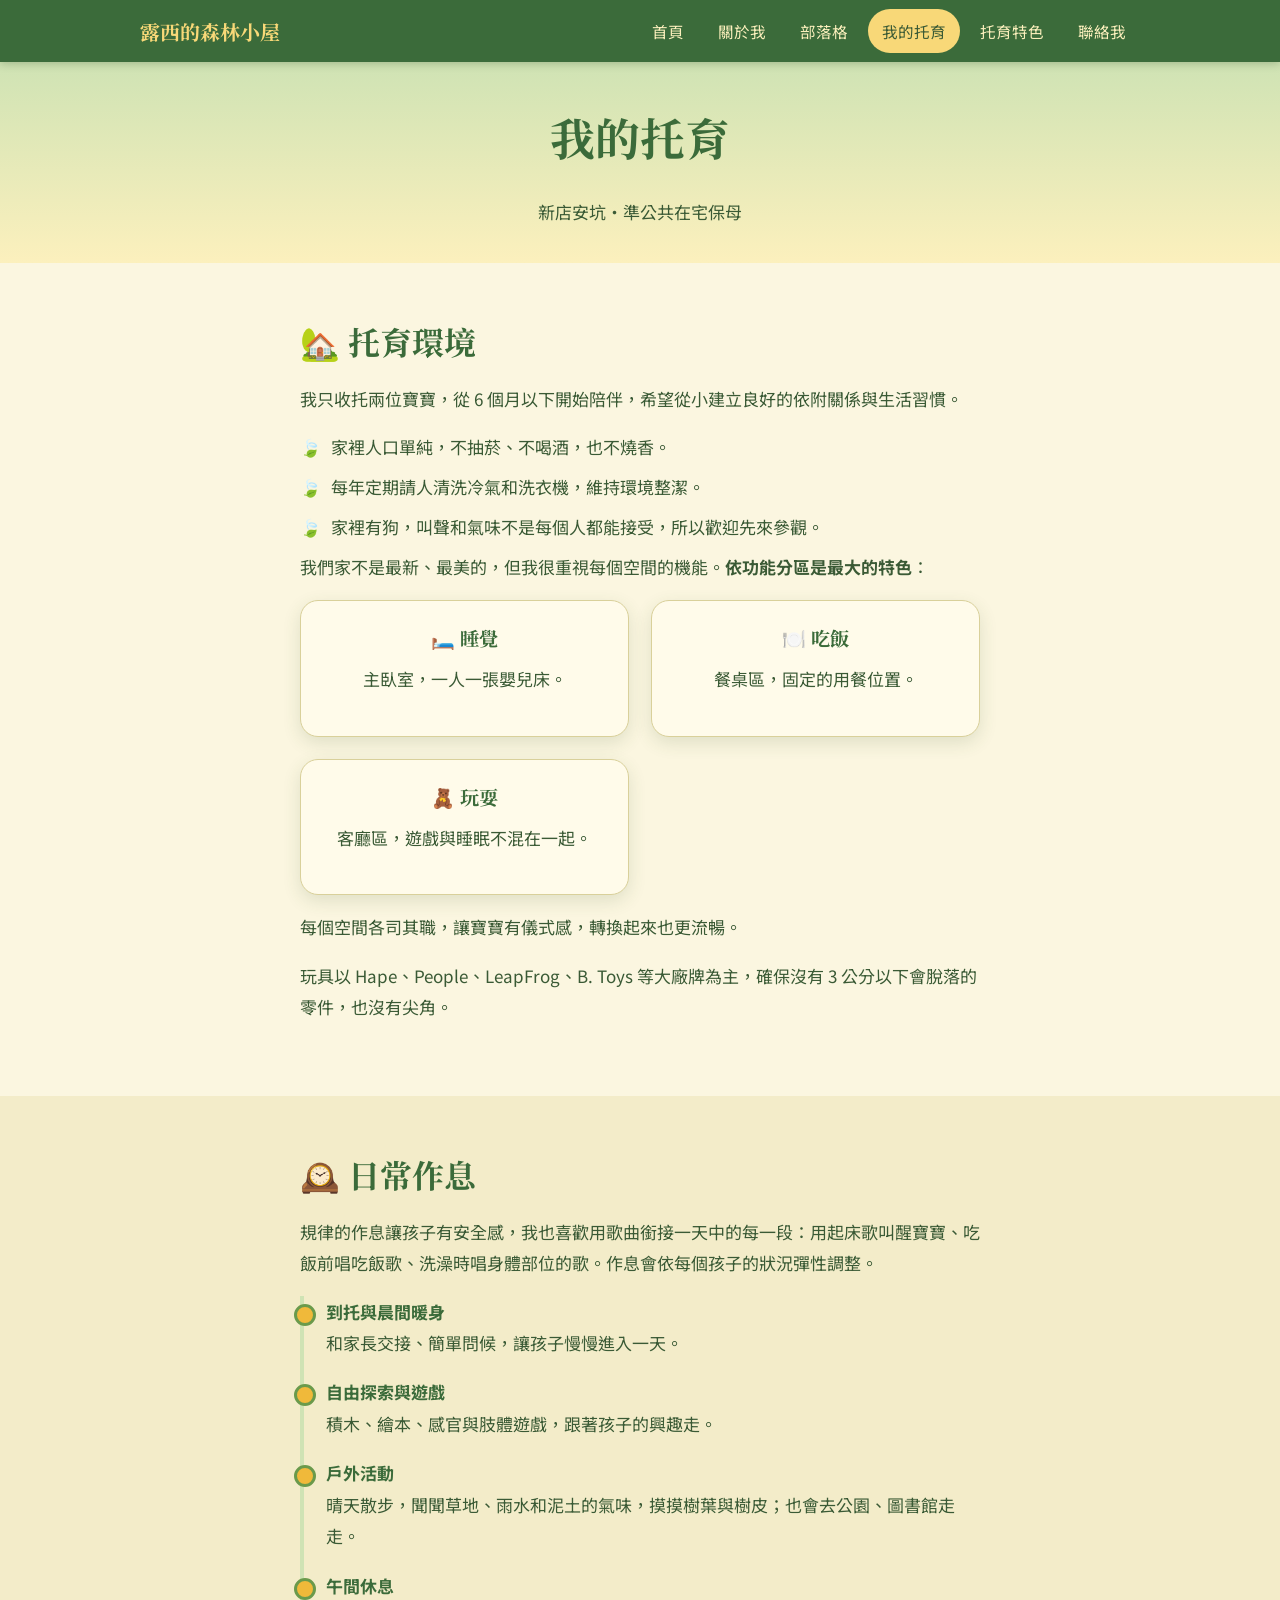
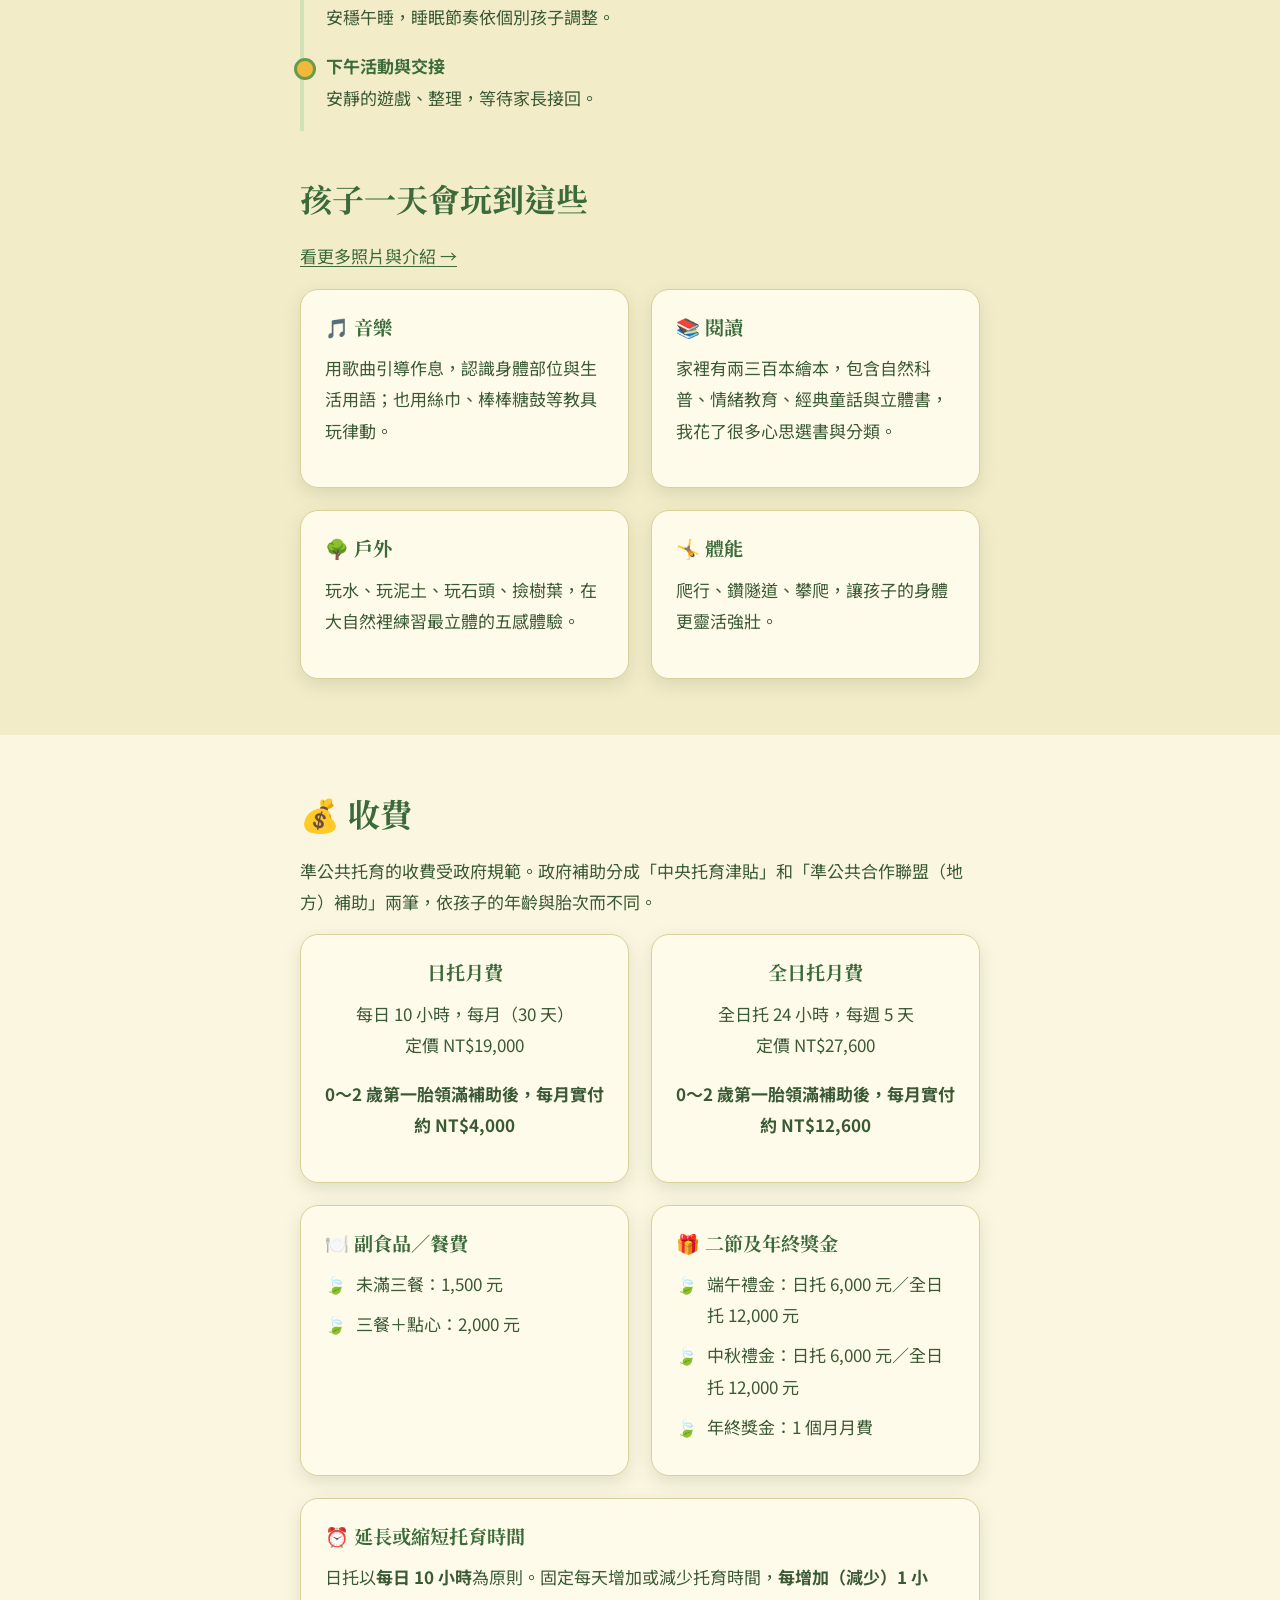
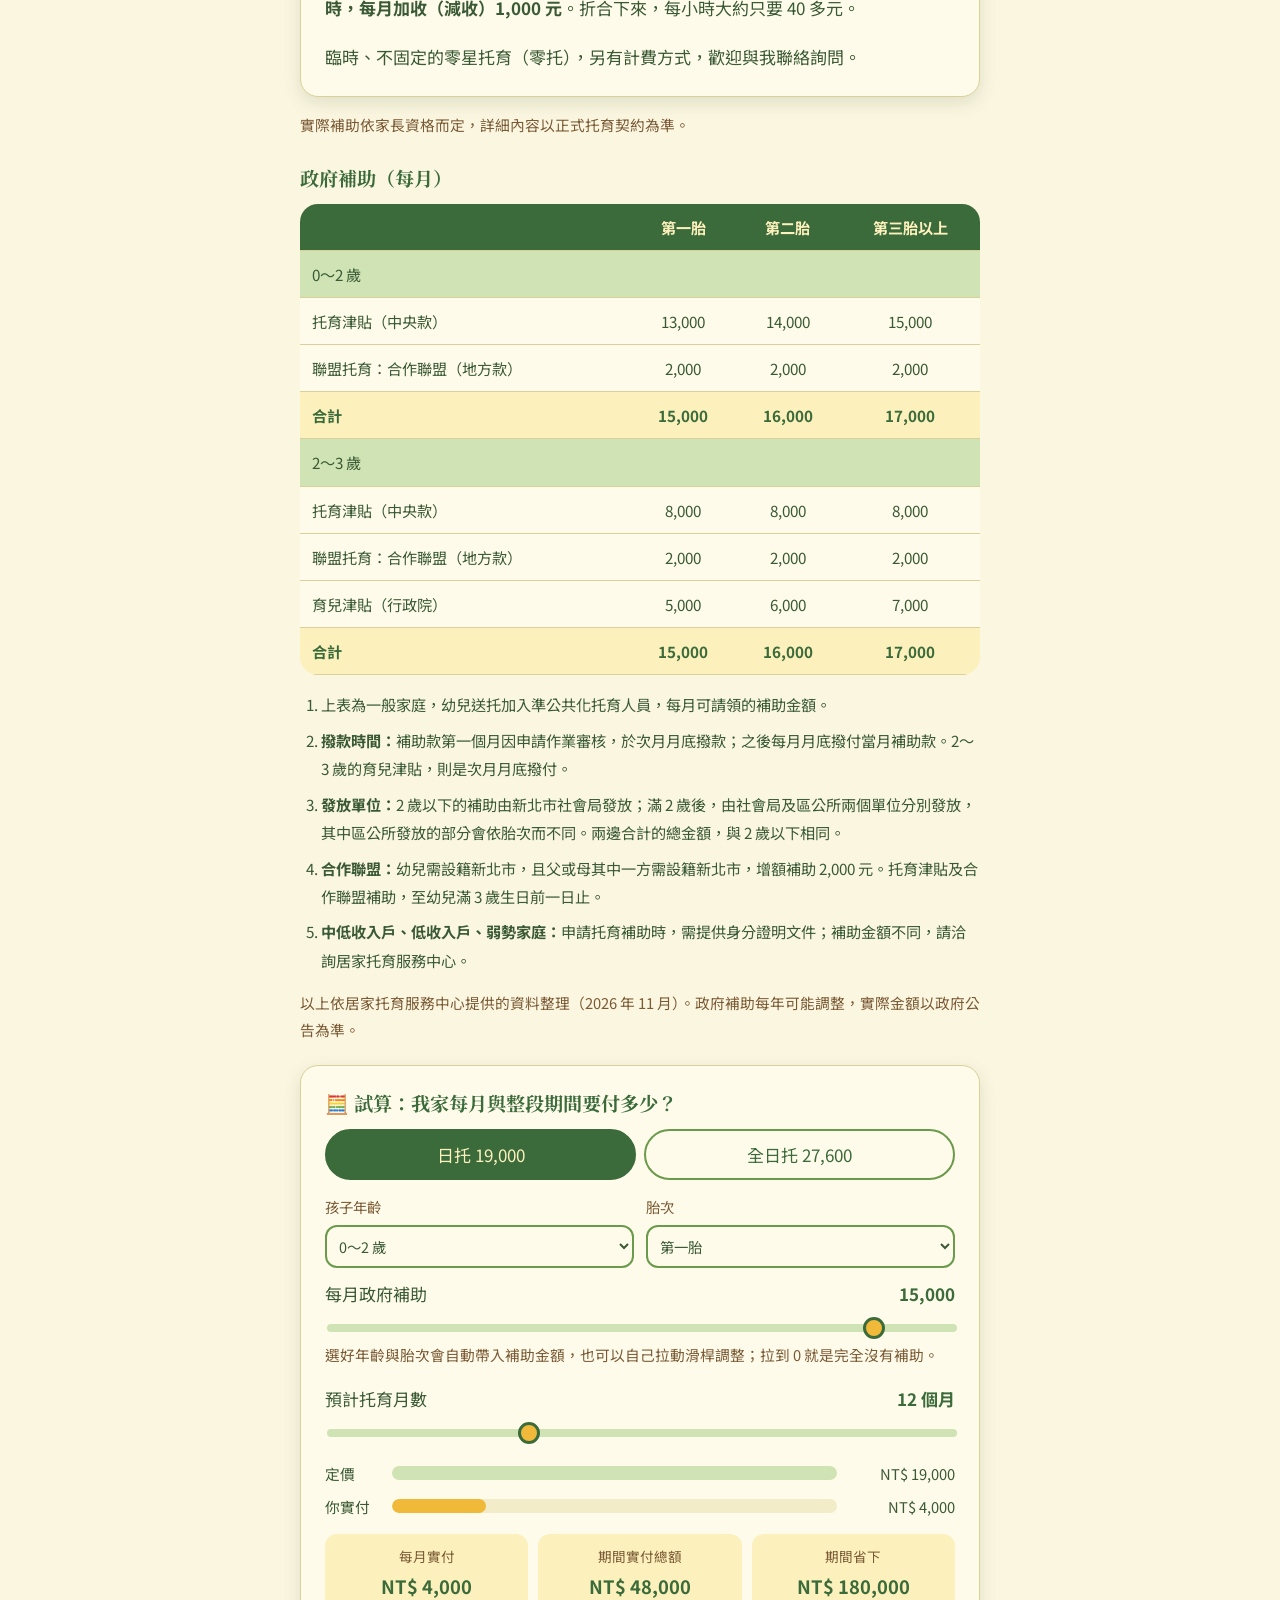
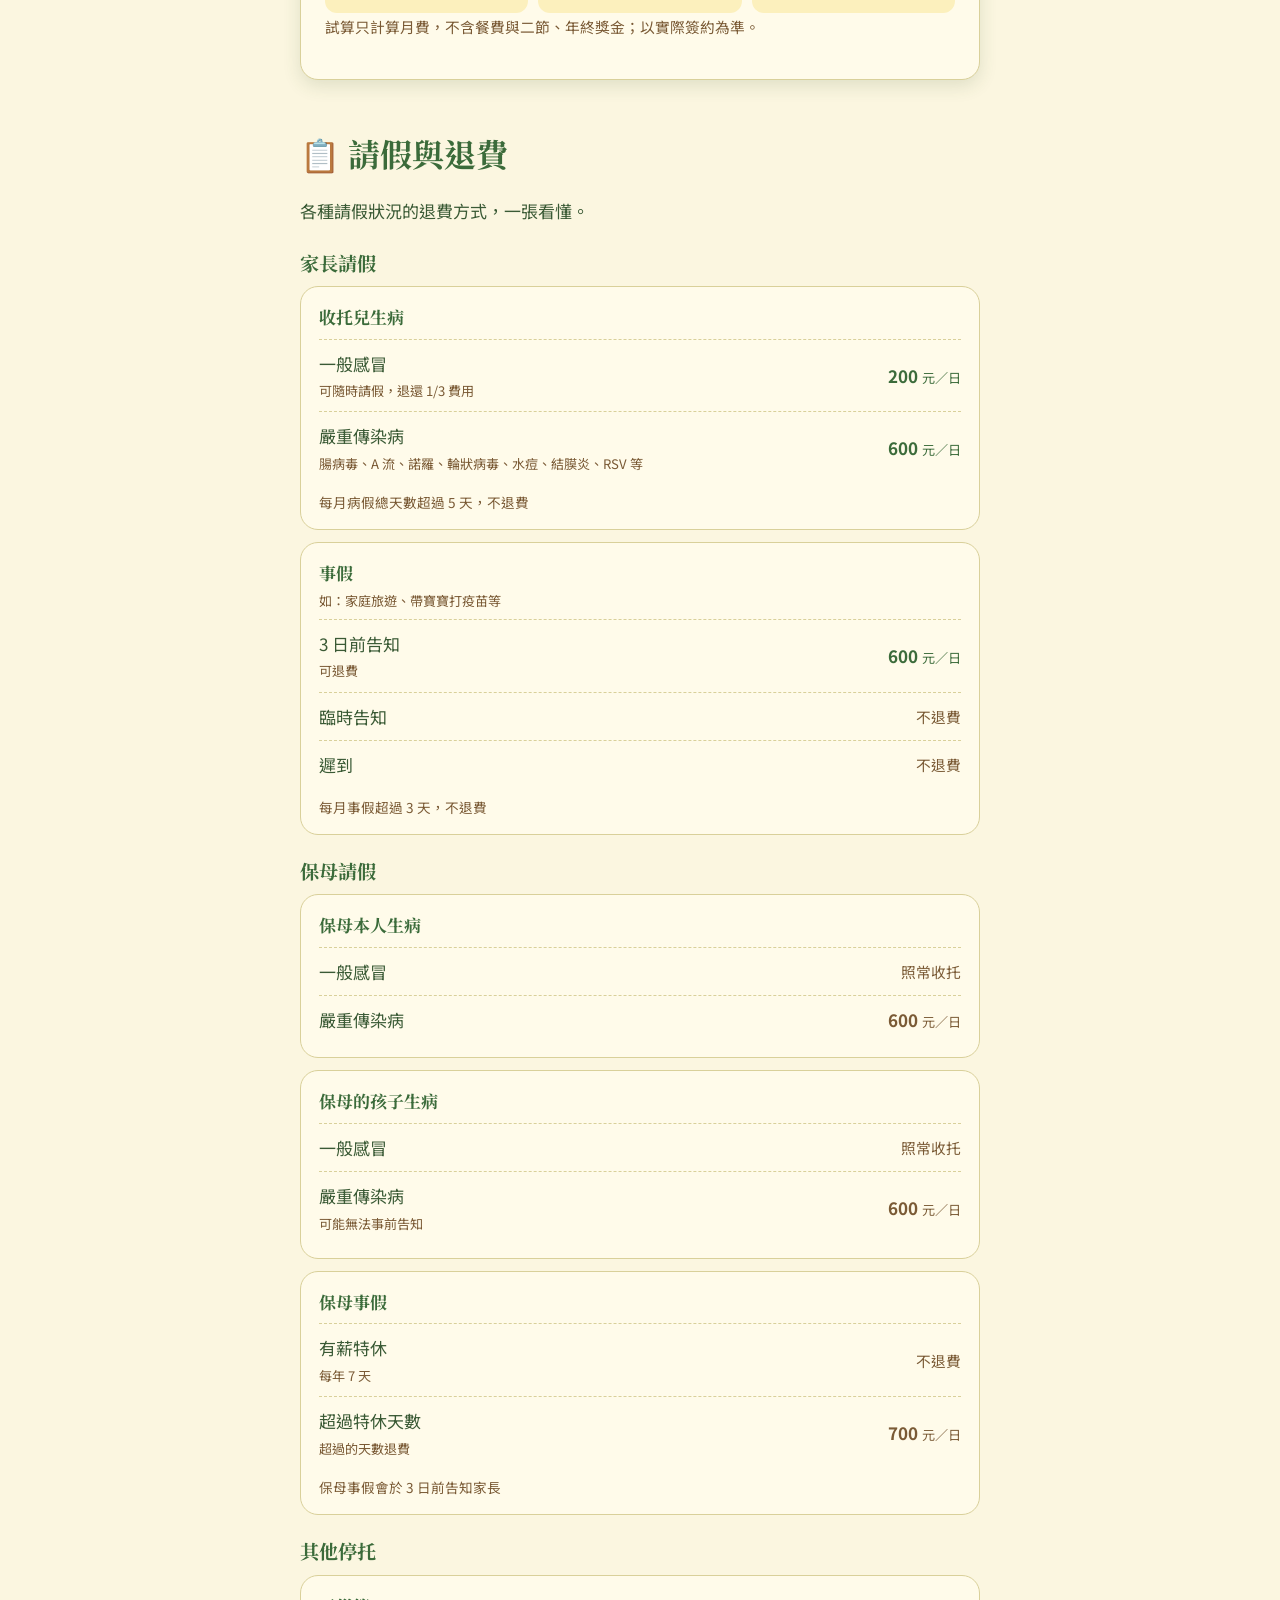
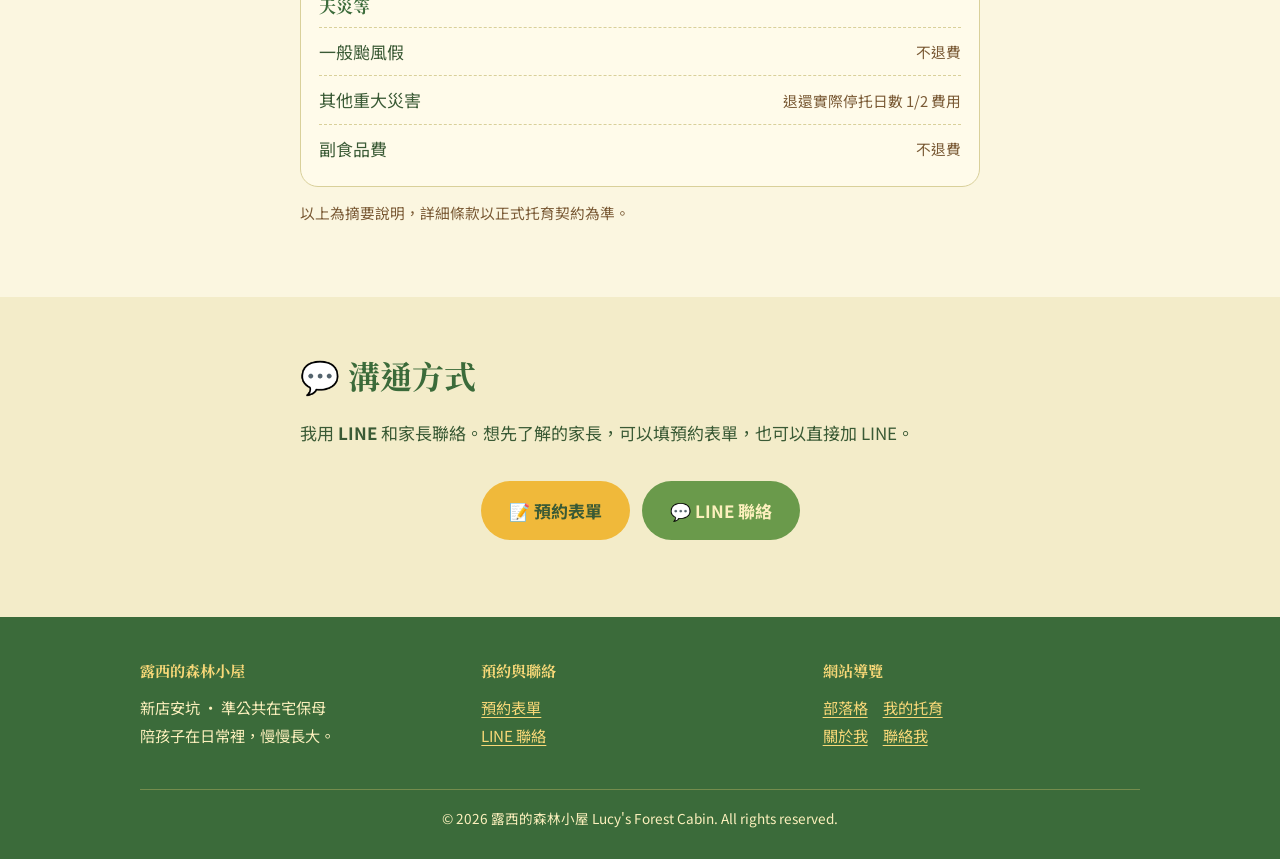
<file: care.html>
<!DOCTYPE html>
<html lang="zh-Hant-TW">
<head>
<meta charset="utf-8">
<meta name="viewport" content="width=device-width, initial-scale=1">
<title>我的托育｜露西的森林小屋</title>
<meta name="description" content="托育環境、日常作息與用 LINE 溝通的方式。">
<meta name="robots" content="index,follow,max-image-preview:large">
<meta name="keywords" content="新店保母,安坑保母,準公共保母,準公共托育,居家托育,在宅保母,新北保母,0-3歲托育,孕期,生產,月子,育兒">
<meta property="og:title" content="我的托育｜露西的森林小屋">
<meta property="og:description" content="托育環境、日常作息與用 LINE 溝通的方式。">
<link rel="canonical" href="https://lucy123go.github.io/lucy-forest-cabin/care.html">
<meta property="og:url" content="https://lucy123go.github.io/lucy-forest-cabin/care.html">
<meta property="og:type" content="website">
<meta property="og:locale" content="zh_TW">
<meta property="og:site_name" content="露西的森林小屋">
<link rel="preconnect" href="https://fonts.googleapis.com">
<link rel="preconnect" href="https://fonts.gstatic.com" crossorigin>
<link href="https://fonts.googleapis.com/css2?family=Noto+Sans+TC:wght@400;700&family=Noto+Serif+TC:wght@600;700&display=swap" rel="stylesheet">
<link rel="stylesheet" href="css/styles.css">
</head>
<body>
<header class="site-header">
  <div class="wrap">
    <a class="brand" href="index.html">露西的森林小屋</a>
    <input type="checkbox" id="nav-toggle" class="nav-toggle" aria-label="開啟選單">
    <label for="nav-toggle" class="nav-btn" aria-hidden="true">☰</label>
    <nav class="nav" aria-label="主選單"><ul><li><a href="index.html">首頁</a></li><li><a href="about.html">關於我</a></li><li><a href="blog.html">部落格</a></li><li><a href="care.html" aria-current="page">我的托育</a></li><li><a href="features.html">托育特色</a></li><li><a href="contact.html">聯絡我</a></li></ul></nav>
  </div>
</header>
<main>
<div class="page-title"><div class="wrap"><h1>我的托育</h1><p>新店安坑・準公共在宅保母</p></div></div>
<section>
  <div class="wrap narrow">
    <h2>🏡 托育環境</h2>
    <p>我只收托兩位寶寶，從 6 個月以下開始陪伴，希望從小建立良好的依附關係與生活習慣。</p>
    <ul class="leaf-list">
      <li>家裡人口單純，不抽菸、不喝酒，也不燒香。</li>
      <li>每年定期請人清洗冷氣和洗衣機，維持環境整潔。</li>
      <li>家裡有狗，叫聲和氣味不是每個人都能接受，所以歡迎先來參觀。</li>
    </ul>
    <p>我們家不是最新、最美的，但我很重視每個空間的機能。<b>依功能分區是最大的特色</b>：</p>
    <div class="grid grid-3">
      <div class="card center"><h3>🛏️ 睡覺</h3><p>主臥室，一人一張嬰兒床。</p></div>
      <div class="card center"><h3>🍽️ 吃飯</h3><p>餐桌區，固定的用餐位置。</p></div>
      <div class="card center"><h3>🧸 玩耍</h3><p>客廳區，遊戲與睡眠不混在一起。</p></div>
    </div>
    <p style="margin-top:16px">每個空間各司其職，讓寶寶有儀式感，轉換起來也更流暢。</p>
    <p>玩具以 Hape、People、LeapFrog、B. Toys 等大廠牌為主，確保沒有 3 公分以下會脫落的零件，也沒有尖角。</p>
  </div>
</section>

<section class="alt">
  <div class="wrap narrow">
    <h2>🕰️ 日常作息</h2>
    <p>規律的作息讓孩子有安全感，我也喜歡用歌曲銜接一天中的每一段：用起床歌叫醒寶寶、吃飯前唱吃飯歌、洗澡時唱身體部位的歌。作息會依每個孩子的狀況彈性調整。</p>
    <!-- 如果要寫具體時間，請依實際作息調整下列段落 -->
    <ul class="timeline">
      <li><b>到托與晨間暖身</b><br>和家長交接、簡單問候，讓孩子慢慢進入一天。</li>
      <li><b>自由探索與遊戲</b><br>積木、繪本、感官與肢體遊戲，跟著孩子的興趣走。</li>
      <li><b>戶外活動</b><br>晴天散步，聞聞草地、雨水和泥土的氣味，摸摸樹葉與樹皮；也會去公園、圖書館走走。</li>
      <li><b>午間休息</b><br>安穩午睡，睡眠節奏依個別孩子調整。</li>
      <li><b>下午活動與交接</b><br>安靜的遊戲、整理，等待家長接回。</li>
    </ul>

    <h2 style="margin-top:1.4em">孩子一天會玩到這些</h2>
    <p><a href="features.html">看更多照片與介紹 →</a></p>
    <div class="grid grid-2">
      <div class="card"><h3>🎵 音樂</h3><p>用歌曲引導作息，認識身體部位與生活用語；也用絲巾、棒棒糖鼓等教具玩律動。</p></div>
      <div class="card"><h3>📚 閱讀</h3><p>家裡有兩三百本繪本，包含自然科普、情緒教育、經典童話與立體書，我花了很多心思選書與分類。</p></div>
      <div class="card"><h3>🌳 戶外</h3><p>玩水、玩泥土、玩石頭、撿樹葉，在大自然裡練習最立體的五感體驗。</p></div>
      <div class="card"><h3>🤸 體能</h3><p>爬行、鑽隧道、攀爬，讓孩子的身體更靈活強壯。</p></div>
    </div>
  </div>
</section>

<section>
  <div class="wrap narrow">
    <h2>💰 收費</h2>
    <p>準公共托育的收費受政府規範。政府補助分成「中央托育津貼」和「準公共合作聯盟（地方）補助」兩筆，依孩子的年齡與胎次而不同。</p>
    <div class="grid grid-2">
      <div class="card center"><h3>日托月費</h3><p>每日 10 小時，每月（30 天）<br>定價 NT$19,000</p><p><b>0～2 歲第一胎領滿補助後，每月實付約 NT$4,000</b></p></div>
      <div class="card center"><h3>全日托月費</h3><p>全日托 24 小時，每週 5 天<br>定價 NT$27,600</p><p><b>0～2 歲第一胎領滿補助後，每月實付約 NT$12,600</b></p></div>
    </div>
    
    <div class="grid grid-2" style="margin-top:22px">
      <div class="card"><h3>🍽️ 副食品／餐費</h3><ul class="leaf-list"><li>未滿三餐：1,500 元</li><li>三餐＋點心：2,000 元</li></ul></div>
      <div class="card"><h3>🎁 二節及年終獎金</h3><ul class="leaf-list"><li>端午禮金：日托 6,000 元／全日托 12,000 元</li><li>中秋禮金：日托 6,000 元／全日托 12,000 元</li><li>年終獎金：1 個月月費</li></ul></div>
    </div>
    <div class="card" style="margin-top:22px"><h3>⏰ 延長或縮短托育時間</h3>
      <p>日托以<b>每日 10 小時</b>為原則。固定每天增加或減少托育時間，<b>每增加（減少）1 小時，每月加收（減收）1,000 元</b>。折合下來，每小時大約只要 40 多元。</p>
      <p style="margin-bottom:0">臨時、不固定的零星托育（零托），另有計費方式，歡迎與我聯絡詢問。</p></div>
    <p class="sub-cats" style="margin-top:14px">實際補助依家長資格而定，詳細內容以正式托育契約為準。</p>
    <h3 style="margin-top:1.4em">政府補助（每月）</h3>
    <div class="tablewrap"><table class="subtbl">
      <thead><tr><th></th><th>第一胎</th><th>第二胎</th><th>第三胎以上</th></tr></thead>
      <tbody>
        <tr class="grp"><th colspan="4">0～2 歲</th></tr>
        <tr><th>托育津貼（中央款）</th><td>13,000</td><td>14,000</td><td>15,000</td></tr>
        <tr><th>聯盟托育：合作聯盟（地方款）</th><td>2,000</td><td>2,000</td><td>2,000</td></tr>
        <tr class="tot"><th>合計</th><td>15,000</td><td>16,000</td><td>17,000</td></tr>
        <tr class="grp"><th colspan="4">2～3 歲</th></tr>
        <tr><th>托育津貼（中央款）</th><td>8,000</td><td>8,000</td><td>8,000</td></tr>
        <tr><th>聯盟托育：合作聯盟（地方款）</th><td>2,000</td><td>2,000</td><td>2,000</td></tr>
        <tr><th>育兒津貼（行政院）</th><td>5,000</td><td>6,000</td><td>7,000</td></tr>
        <tr class="tot"><th>合計</th><td>15,000</td><td>16,000</td><td>17,000</td></tr>
      </tbody>
    </table></div>
    <ol class="notes">
      <li>上表為一般家庭，幼兒送托加入準公共化托育人員，每月可請領的補助金額。</li>
      <li><b>撥款時間：</b>補助款第一個月因申請作業審核，於次月月底撥款；之後每月月底撥付當月補助款。2～3 歲的育兒津貼，則是次月月底撥付。</li>
      <li><b>發放單位：</b>2 歲以下的補助由新北市社會局發放；滿 2 歲後，由社會局及區公所兩個單位分別發放，其中區公所發放的部分會依胎次而不同。兩邊合計的總金額，與 2 歲以下相同。</li>
      <li><b>合作聯盟：</b>幼兒需設籍新北市，且父或母其中一方需設籍新北市，增額補助 2,000 元。托育津貼及合作聯盟補助，至幼兒滿 3 歲生日前一日止。</li>
      <li><b>中低收入戶、低收入戶、弱勢家庭：</b>申請托育補助時，需提供身分證明文件；補助金額不同，請洽詢居家托育服務中心。</li>
    </ol>
    <p class="sub-cats">以上依居家托育服務中心提供的資料整理（2026 年 11 月）。政府補助每年可能調整，實際金額以政府公告為準。</p>
    <div class="calc card" id="calc">
      <h3>🧮 試算：我家每月與整段期間要付多少？</h3>
      <div class="seg" role="radiogroup" aria-label="托育方案">
        <button type="button" data-plan="19000" class="on" role="radio" aria-checked="true">日托 19,000</button>
        <button type="button" data-plan="27600" role="radio" aria-checked="false">全日托 27,600</button>
      </div>
      <div class="sel">
        <label>孩子年齡<select id="age"><option value="0">0～2 歲</option><option value="1">2～3 歲</option></select></label>
        <label>胎次<select id="birth"><option value="0">第一胎</option><option value="1">第二胎</option><option value="2">第三胎以上</option></select></label>
      </div>
      <label class="row" for="sub"><span>每月政府補助</span><output id="subOut">15,000</output></label>
      <input type="range" id="sub" min="0" max="17000" step="500" value="15000" aria-label="每月補助金額">
      <p class="sub-cats">選好年齡與胎次會自動帶入補助金額，也可以自己拉動滑桿調整；拉到 0 就是完全沒有補助。</p>
      <label class="row" for="mon"><span>預計托育月數</span><output id="monOut">12 個月</output></label>
      <input type="range" id="mon" min="1" max="36" step="1" value="12" aria-label="托育月數">
      <div class="bars">
        <div class="bar"><span>定價</span><i><u id="barFull"></u></i><em id="barFullT"></em></div>
        <div class="bar"><span>你實付</span><i><u id="barPay" class="pay"></u></i><em id="barPayT"></em></div>
      </div>
      <div class="result">
        <div><span>每月實付</span><strong id="rMonth"></strong></div>
        <div><span>期間實付總額</span><strong id="rTotal"></strong></div>
        <div><span>期間省下</span><strong id="rSaved"></strong></div>
      </div>
      <p class="sub-cats">試算只計算月費，不含餐費與二節、年終獎金；以實際簽約為準。</p>
    </div>
    
    <h2 style="margin-top:1.6em">📋 請假與退費</h2>
    <p>各種請假狀況的退費方式，一張看懂。</p>
    <div class="leave">
      <h3>家長請假</h3>
      <div class="lcard"><h4>收托兒生病</h4>
        <div class="lrow"><span class="lt">一般感冒<small>可隨時請假，退還 1/3 費用</small></span><span class="amt">200 <i>元／日</i></span></div>
        <div class="lrow"><span class="lt">嚴重傳染病<small>腸病毒、A 流、諾羅、輪狀病毒、水痘、結膜炎、RSV 等</small></span><span class="amt">600 <i>元／日</i></span></div>
        <p class="lfoot">每月病假總天數超過 5 天，不退費</p></div>
      <div class="lcard"><h4>事假<small>如：家庭旅遊、帶寶寶打疫苗等</small></h4>
        <div class="lrow"><span class="lt">3 日前告知<small>可退費</small></span><span class="amt">600 <i>元／日</i></span></div>
        <div class="lrow"><span class="lt">臨時告知</span><span class="no">不退費</span></div>
        <div class="lrow"><span class="lt">遲到</span><span class="no">不退費</span></div>
        <p class="lfoot">每月事假超過 3 天，不退費</p></div>
      <h3>保母請假</h3>
      <div class="lcard"><h4>保母本人生病</h4>
        <div class="lrow"><span class="lt">一般感冒</span><span class="no">照常收托</span></div>
        <div class="lrow"><span class="lt">嚴重傳染病</span><span class="amt g">600 <i>元／日</i></span></div></div>
      <div class="lcard"><h4>保母的孩子生病</h4>
        <div class="lrow"><span class="lt">一般感冒</span><span class="no">照常收托</span></div>
        <div class="lrow"><span class="lt">嚴重傳染病<small>可能無法事前告知</small></span><span class="amt g">600 <i>元／日</i></span></div></div>
      <div class="lcard"><h4>保母事假</h4>
        <div class="lrow"><span class="lt">有薪特休<small>每年 7 天</small></span><span class="no">不退費</span></div>
        <div class="lrow"><span class="lt">超過特休天數<small>超過的天數退費</small></span><span class="amt g">700 <i>元／日</i></span></div>
        <p class="lfoot">保母事假會於 3 日前告知家長</p></div>
      <h3>其他停托</h3>
      <div class="lcard"><h4>天災等</h4>
        <div class="lrow"><span class="lt">一般颱風假</span><span class="no">不退費</span></div>
        <div class="lrow"><span class="lt">其他重大災害</span><span class="no">退還實際停托日數 1/2 費用</span></div>
        <div class="lrow"><span class="lt">副食品費</span><span class="no">不退費</span></div></div>
      <p class="sub-cats">以上為摘要說明，詳細條款以正式托育契約為準。</p>
    </div>
    
  </div>
</section>

<section class="alt">
  <div class="wrap narrow">
    <h2>💬 溝通方式</h2>
    <p>我用 <b>LINE</b> 和家長聯絡。想先了解的家長，可以填預約表單，也可以直接加 LINE。</p>
    <p class="center" style="margin-top:28px"><a class="btn btn-primary" href="https://www.surveycake.com/s/yQn8e" target="_blank" rel="noopener">📝 預約表單</a> <a class="btn btn-line" href="https://line.me/ti/p/w9hIFDqCxX" target="_blank" rel="noopener">💬 LINE 聯絡</a></p>
  </div>
</section>

</main>
<footer class="site-footer">
  <div class="wrap">
    <div class="cols">
      <div>
        <h4>露西的森林小屋</h4>
        <p>新店安坑 ・ 準公共在宅保母<br>陪孩子在日常裡，慢慢長大。</p>
      </div>
      <div>
        <h4>預約與聯絡</h4>
        <p><a href="https://www.surveycake.com/s/yQn8e" target="_blank" rel="noopener">預約表單</a><br>
        <a href="https://line.me/ti/p/w9hIFDqCxX" target="_blank" rel="noopener">LINE 聯絡</a></p>
      </div>
      <div>
        <h4>網站導覽</h4>
        <p><a href="blog.html">部落格</a>　<a href="care.html">我的托育</a><br><a href="about.html">關於我</a>　<a href="contact.html">聯絡我</a></p>
      </div>
      <!-- ▼ 預留位置：電子報訂閱框（先不放）。要啟用時，把訂閱表單貼進下面這個 div。 -->
      <div class="newsletter-slot" id="newsletter-slot" hidden>
      </div>
    </div>
    <div class="copy">© 2026 露西的森林小屋 Lucy's Forest Cabin. All rights reserved.</div>
  </div>
</footer>
<script src="js/calc.js" defer></script>
</body>
</html>
</file>
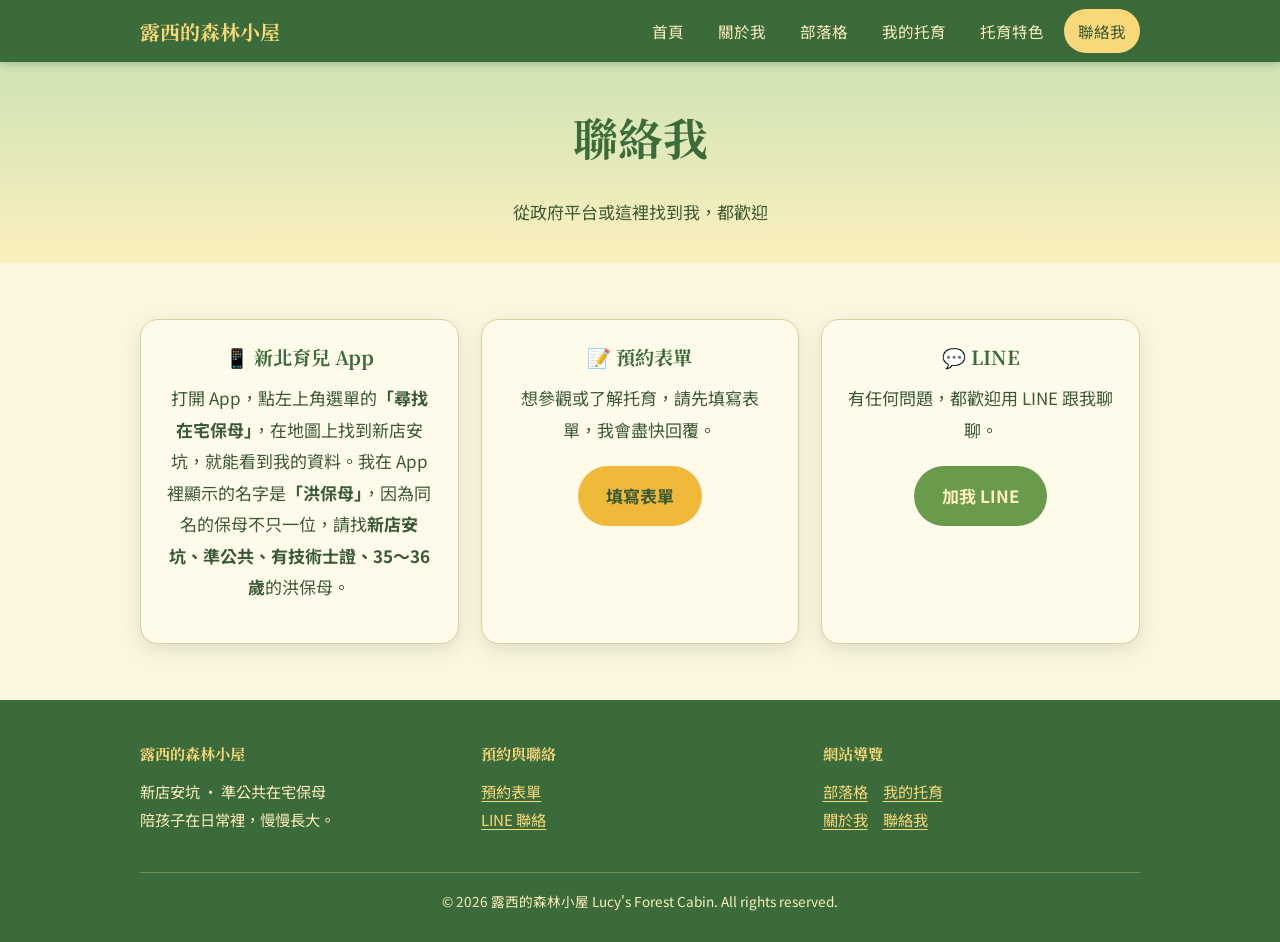
<file: contact.html>
<!DOCTYPE html>
<html lang="zh-Hant-TW">
<head>
<meta charset="utf-8">
<meta name="viewport" content="width=device-width, initial-scale=1">
<title>聯絡我｜露西的森林小屋</title>
<meta name="description" content="預約表單、LINE 與政府托育平台。">
<meta name="robots" content="index,follow,max-image-preview:large">
<meta name="keywords" content="新店保母,安坑保母,準公共保母,準公共托育,居家托育,在宅保母,新北保母,0-3歲托育,孕期,生產,月子,育兒">
<meta property="og:title" content="聯絡我｜露西的森林小屋">
<meta property="og:description" content="預約表單、LINE 與政府托育平台。">
<link rel="canonical" href="https://lucy123go.github.io/lucy-forest-cabin/contact.html">
<meta property="og:url" content="https://lucy123go.github.io/lucy-forest-cabin/contact.html">
<meta property="og:type" content="website">
<meta property="og:locale" content="zh_TW">
<meta property="og:site_name" content="露西的森林小屋">
<link rel="preconnect" href="https://fonts.googleapis.com">
<link rel="preconnect" href="https://fonts.gstatic.com" crossorigin>
<link href="https://fonts.googleapis.com/css2?family=Noto+Sans+TC:wght@400;700&family=Noto+Serif+TC:wght@600;700&display=swap" rel="stylesheet">
<link rel="stylesheet" href="css/styles.css">
</head>
<body>
<header class="site-header">
  <div class="wrap">
    <a class="brand" href="index.html">露西的森林小屋</a>
    <input type="checkbox" id="nav-toggle" class="nav-toggle" aria-label="開啟選單">
    <label for="nav-toggle" class="nav-btn" aria-hidden="true">☰</label>
    <nav class="nav" aria-label="主選單"><ul><li><a href="index.html">首頁</a></li><li><a href="about.html">關於我</a></li><li><a href="blog.html">部落格</a></li><li><a href="care.html">我的托育</a></li><li><a href="features.html">托育特色</a></li><li><a href="contact.html" aria-current="page">聯絡我</a></li></ul></nav>
  </div>
</header>
<main>
<div class="page-title"><div class="wrap"><h1>聯絡我</h1><p>從政府平台或這裡找到我，都歡迎</p></div></div>
<section>
  <div class="wrap">
    <div class="grid grid-3">
      <div class="card center"><h3>📱 新北育兒 App</h3><p>打開 App，點左上角選單的<b>「尋找在宅保母」</b>，在地圖上找到新店安坑，就能看到我的資料。我在 App 裡顯示的名字是<b>「洪保母」</b>，因為同名的保母不只一位，請找<b>新店安坑、準公共、有技術士證、35～36 歲</b>的洪保母。</p></div>
      <div class="card center"><h3>📝 預約表單</h3><p>想參觀或了解托育，請先填寫表單，我會盡快回覆。</p><a class="btn btn-primary" href="https://www.surveycake.com/s/yQn8e" target="_blank" rel="noopener">填寫表單</a></div>
      <div class="card center"><h3>💬 LINE</h3><p>有任何問題，都歡迎用 LINE 跟我聊聊。</p><a class="btn btn-line" href="https://line.me/ti/p/w9hIFDqCxX" target="_blank" rel="noopener">加我 LINE</a></div>
    </div>
  </div>
</section>

</main>
<footer class="site-footer">
  <div class="wrap">
    <div class="cols">
      <div>
        <h4>露西的森林小屋</h4>
        <p>新店安坑 ・ 準公共在宅保母<br>陪孩子在日常裡，慢慢長大。</p>
      </div>
      <div>
        <h4>預約與聯絡</h4>
        <p><a href="https://www.surveycake.com/s/yQn8e" target="_blank" rel="noopener">預約表單</a><br>
        <a href="https://line.me/ti/p/w9hIFDqCxX" target="_blank" rel="noopener">LINE 聯絡</a></p>
      </div>
      <div>
        <h4>網站導覽</h4>
        <p><a href="blog.html">部落格</a>　<a href="care.html">我的托育</a><br><a href="about.html">關於我</a>　<a href="contact.html">聯絡我</a></p>
      </div>
      <!-- ▼ 預留位置：電子報訂閱框（先不放）。要啟用時，把訂閱表單貼進下面這個 div。 -->
      <div class="newsletter-slot" id="newsletter-slot" hidden>
      </div>
    </div>
    <div class="copy">© 2026 露西的森林小屋 Lucy's Forest Cabin. All rights reserved.</div>
  </div>
</footer>
</body>
</html>
</file>
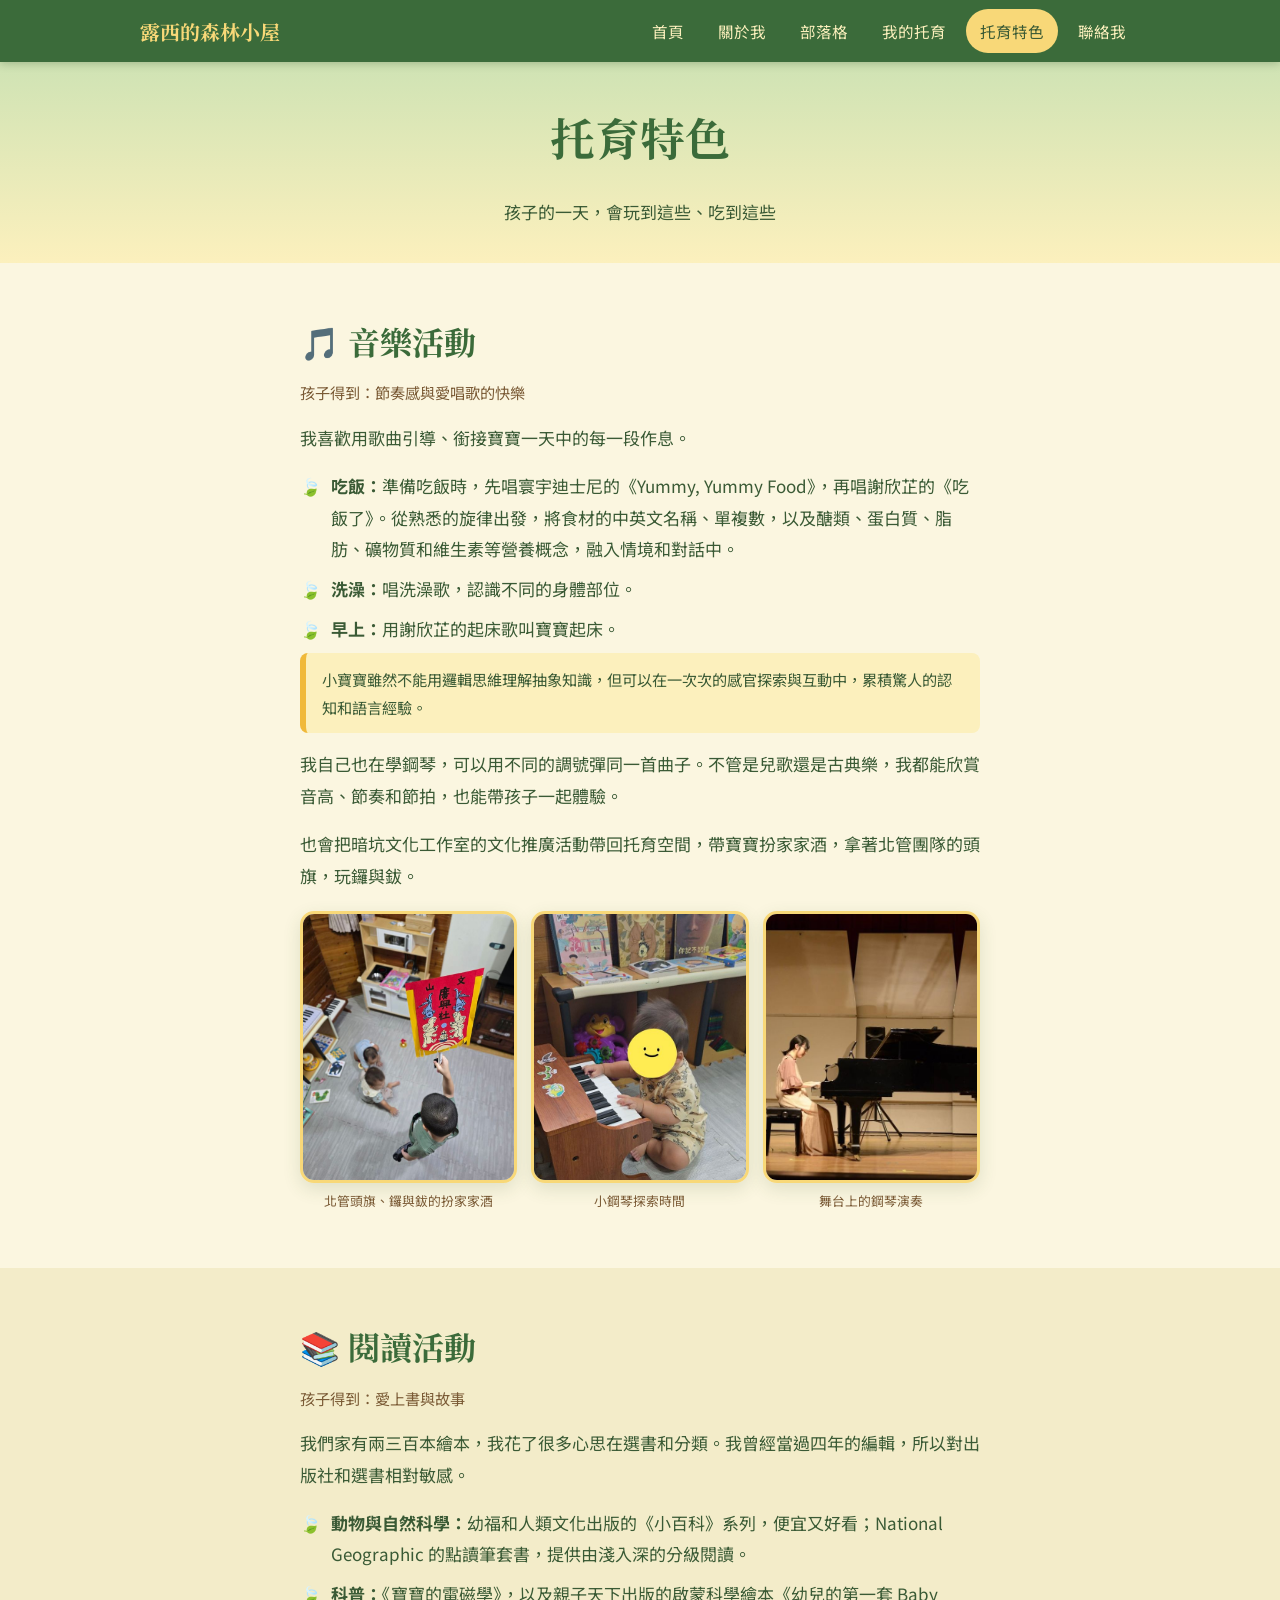
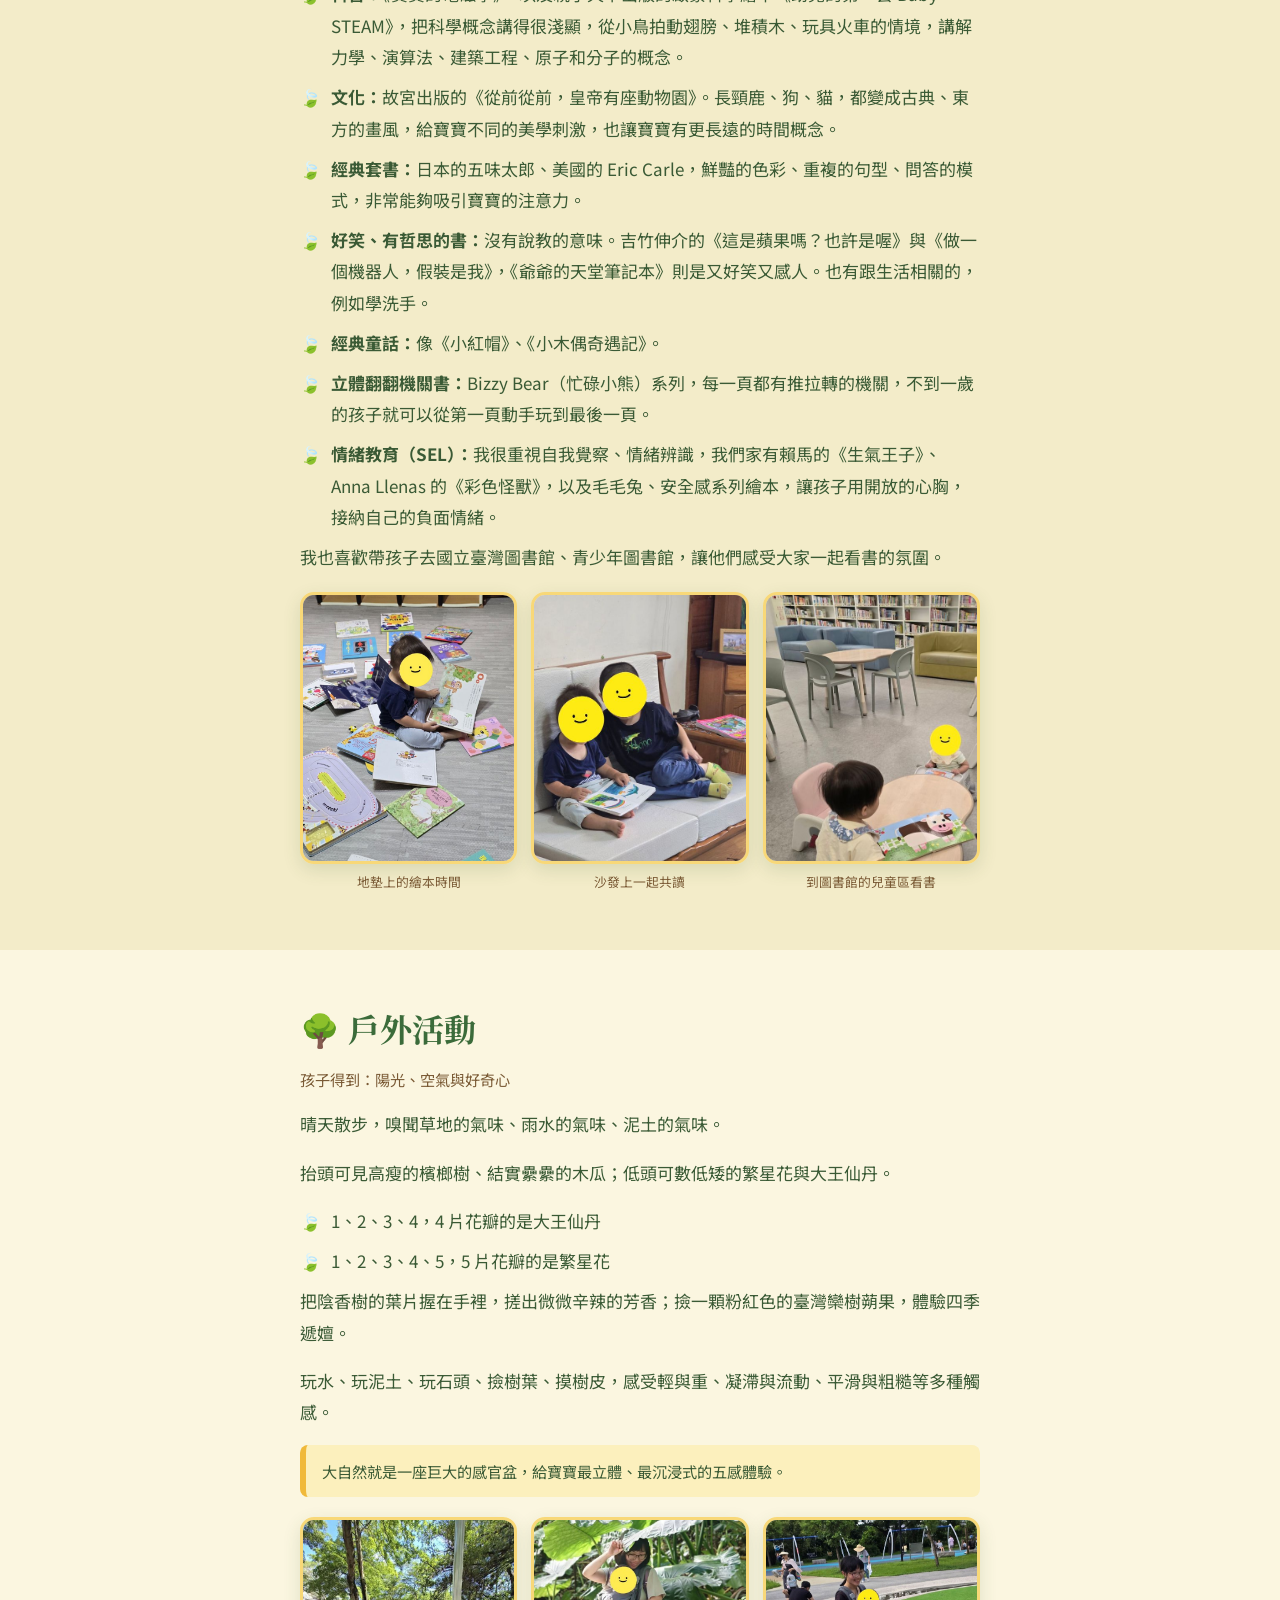
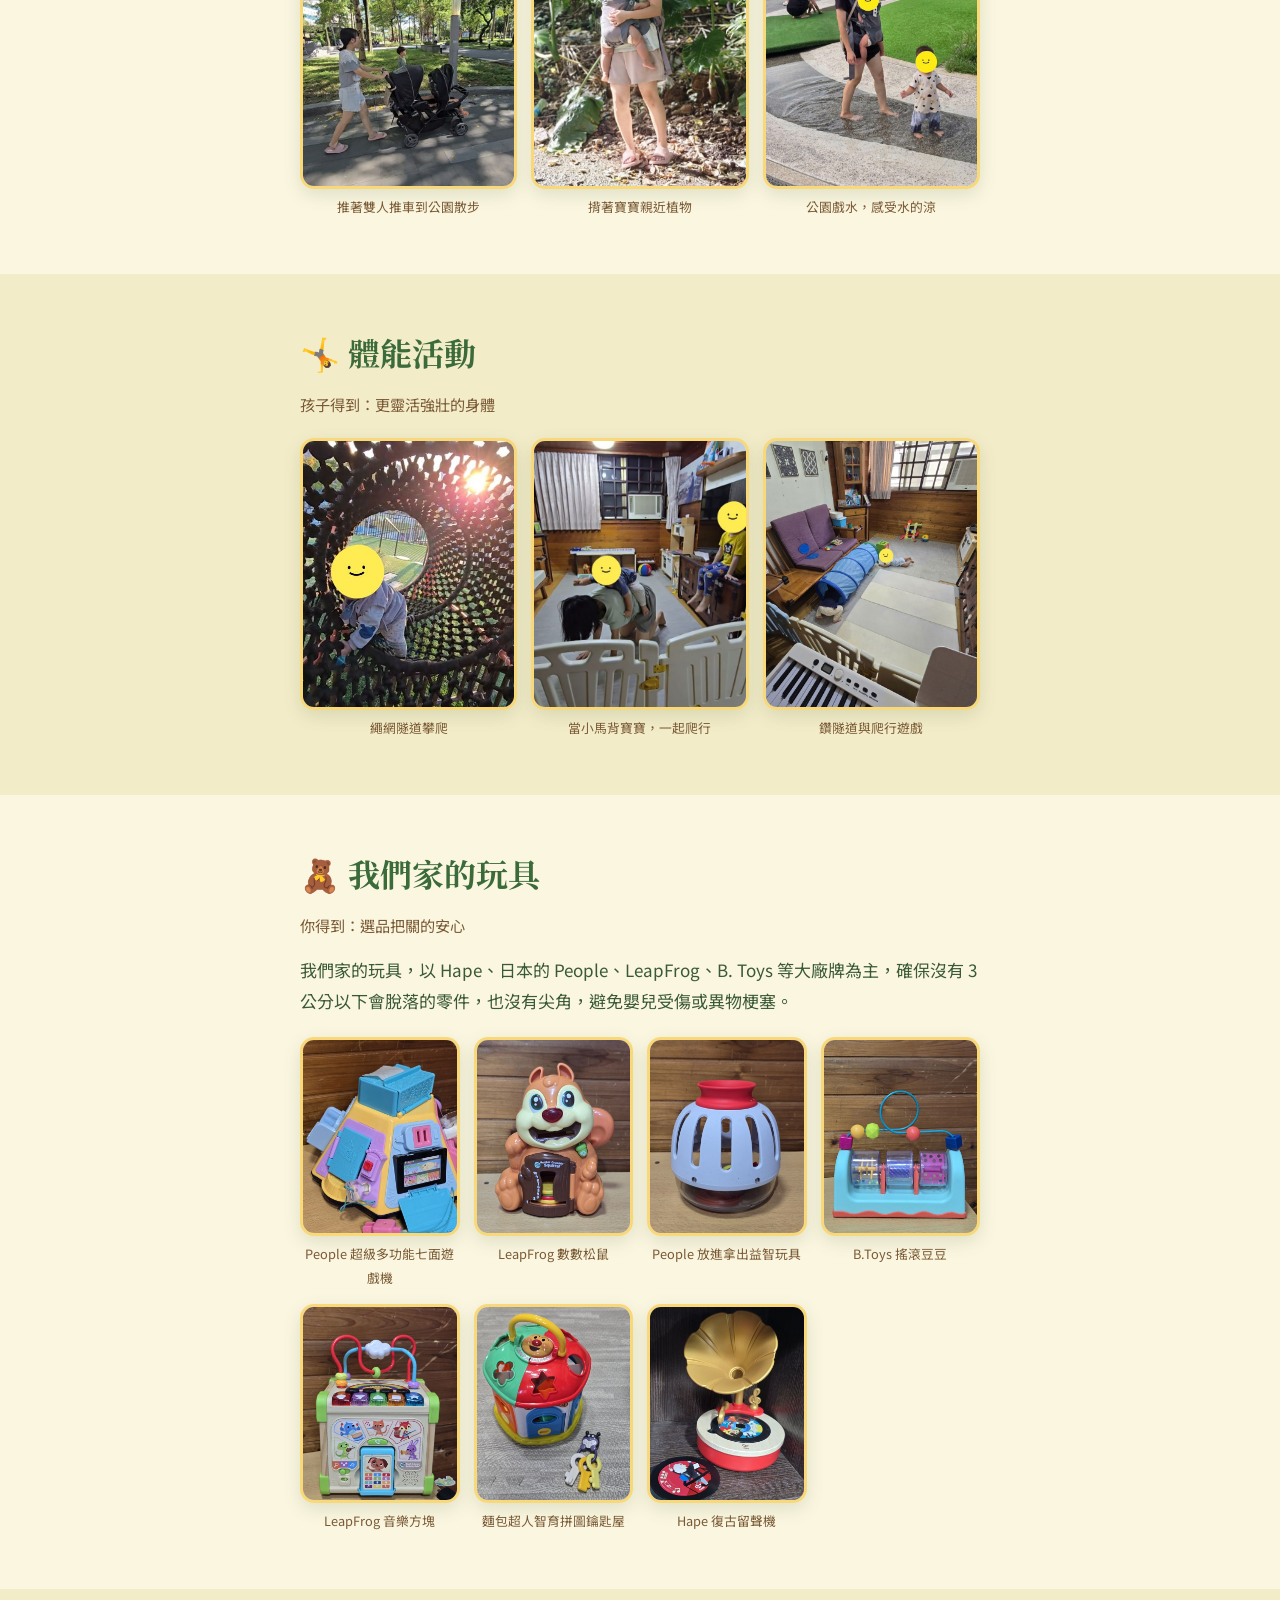
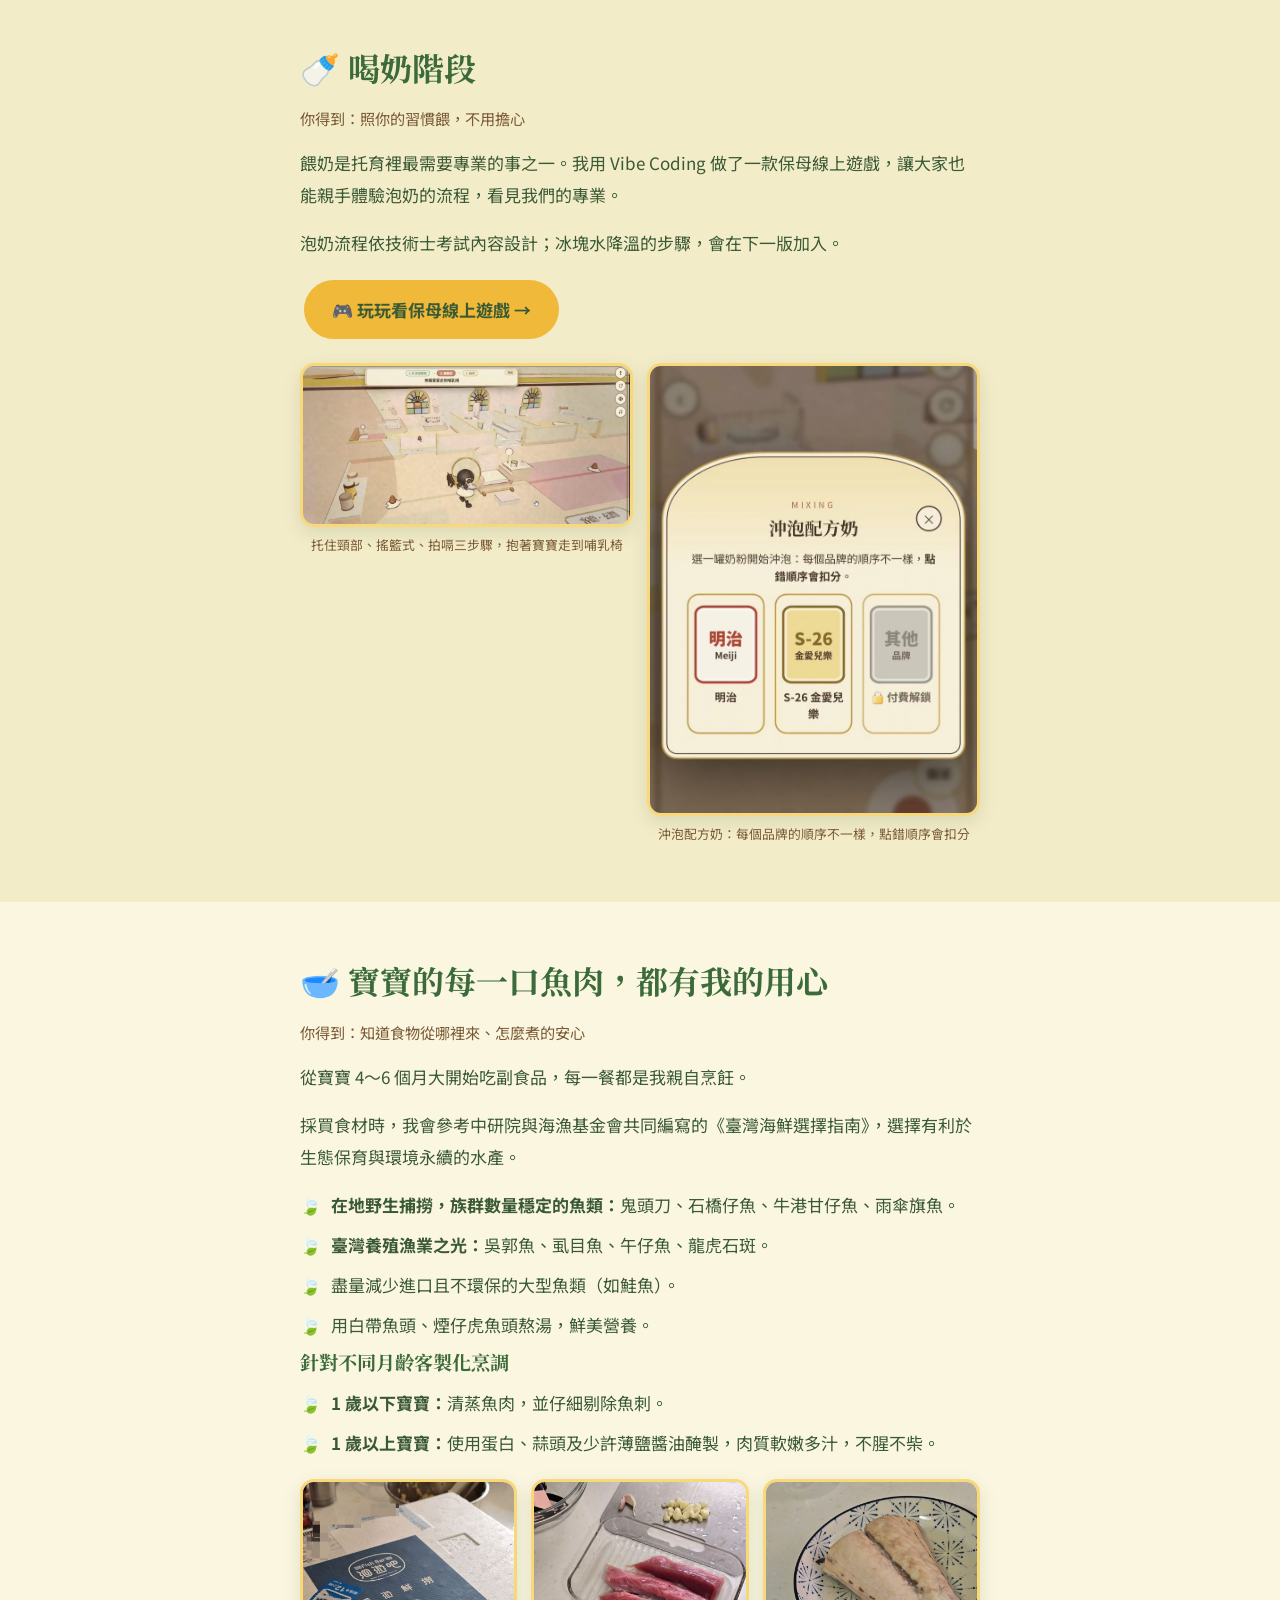
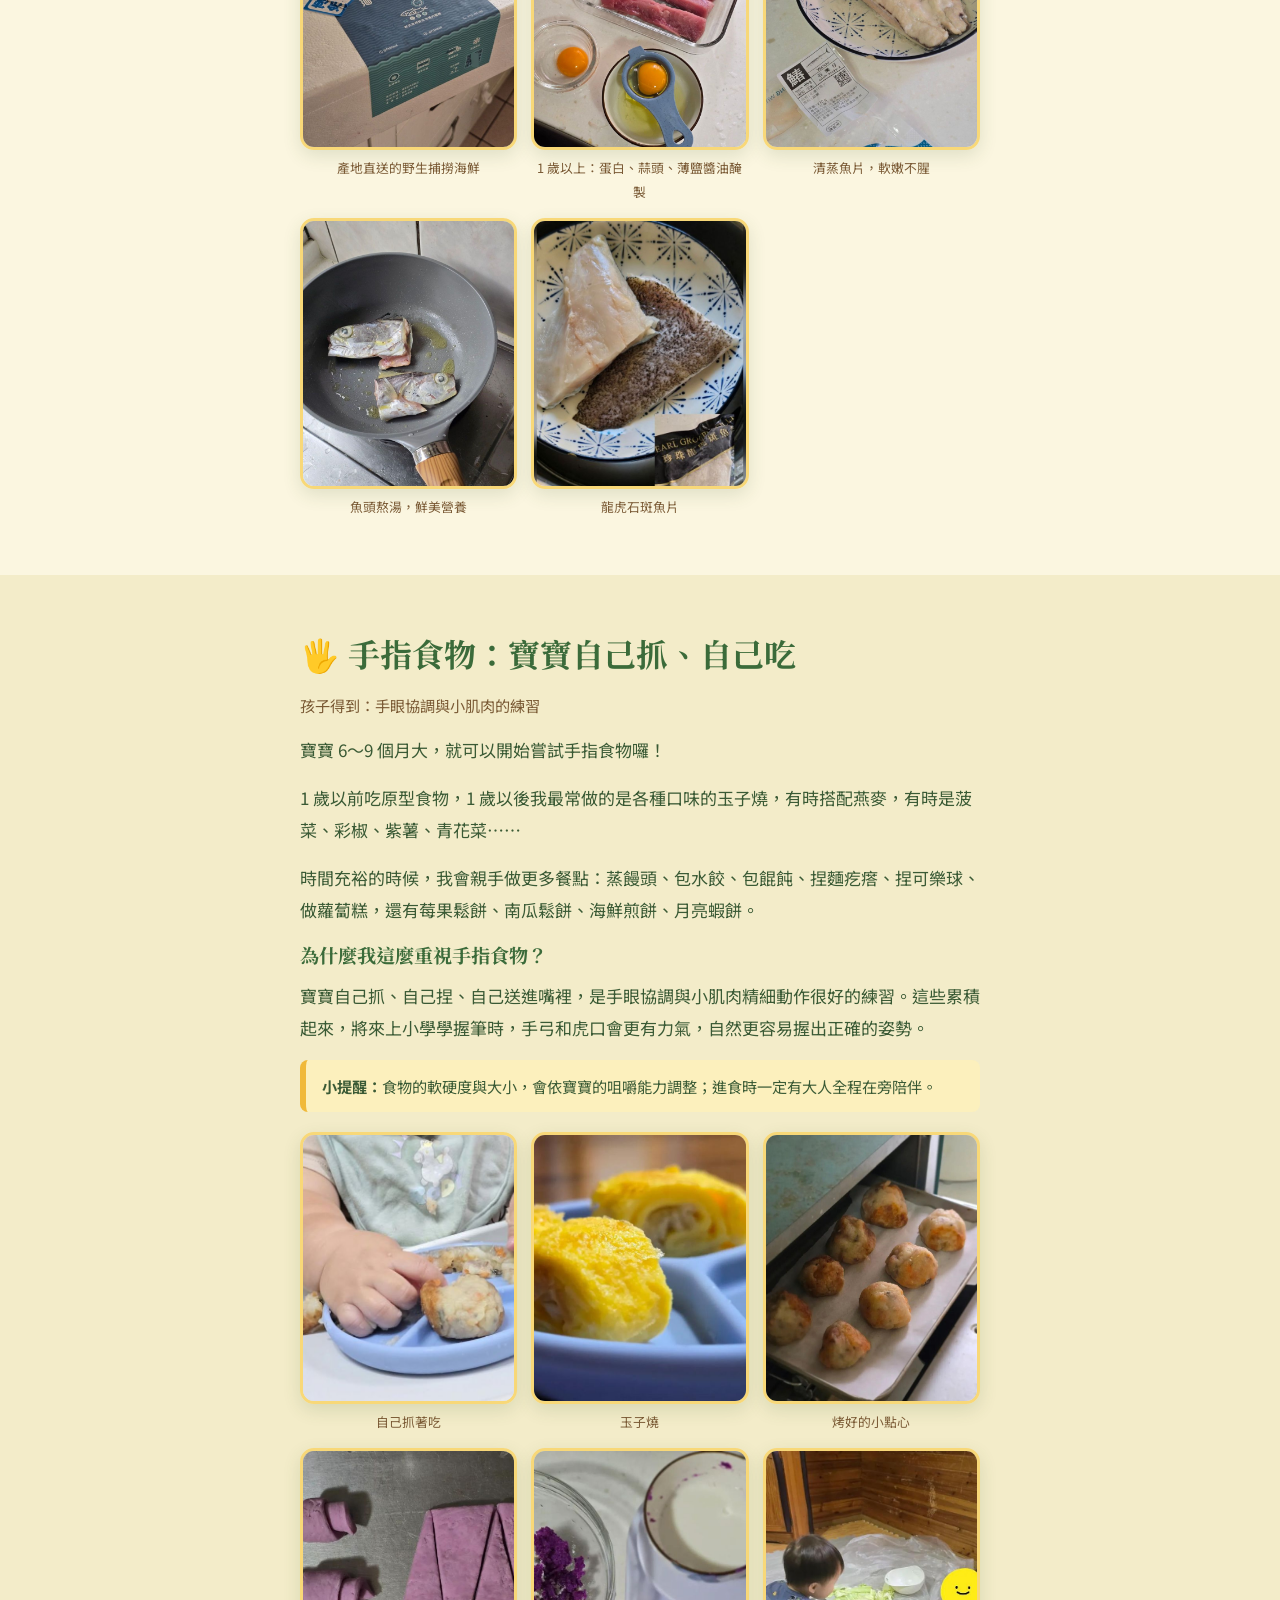
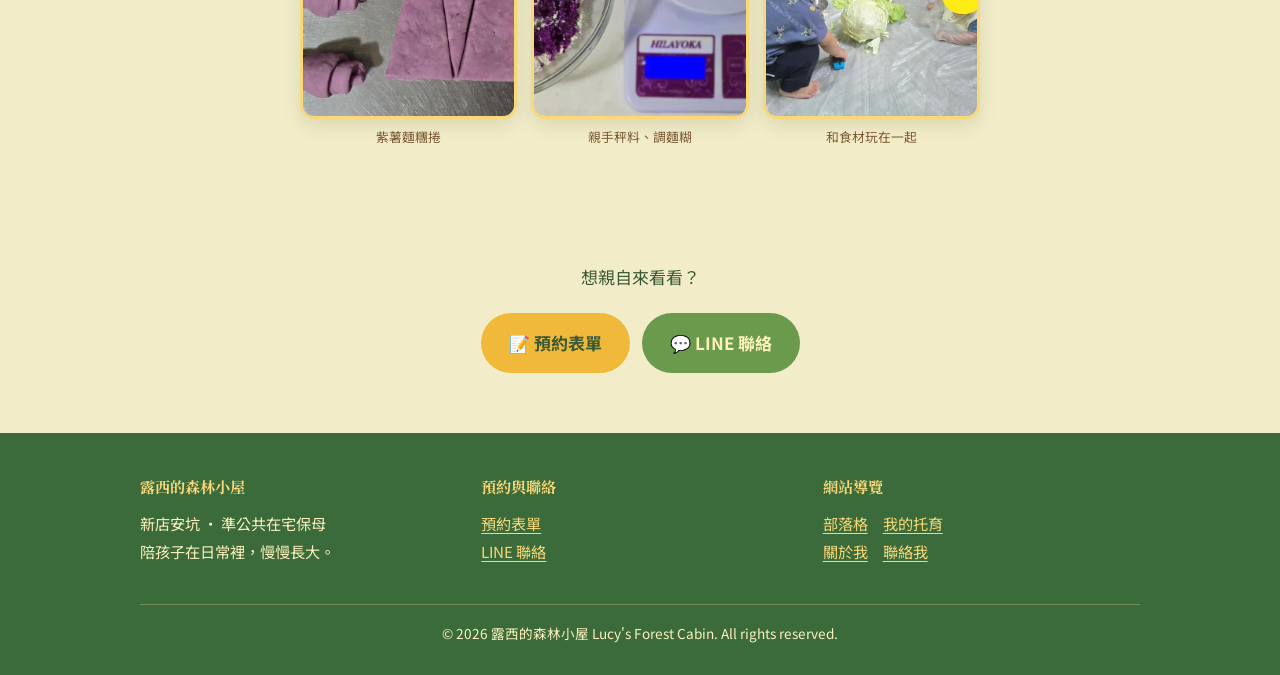
<file: features.html>
<!DOCTYPE html>
<html lang="zh-Hant-TW">
<head>
<meta charset="utf-8">
<meta name="viewport" content="width=device-width, initial-scale=1">
<title>托育特色｜露西的森林小屋</title>
<meta name="description" content="音樂、閱讀、戶外、體能、玩具，以及手作魚肉與手指食物：新店安坑準公共在宅保母 Lucy 的托育日常。">
<meta name="robots" content="index,follow,max-image-preview:large">
<meta name="keywords" content="新店保母,安坑保母,準公共保母,準公共托育,居家托育,在宅保母,新北保母,0-3歲托育,孕期,生產,月子,育兒">
<meta property="og:title" content="托育特色｜露西的森林小屋">
<meta property="og:description" content="托育環境、日常作息與用 LINE 溝通的方式。">
<link rel="canonical" href="https://lucy123go.github.io/lucy-forest-cabin/features.html">
<meta property="og:url" content="https://lucy123go.github.io/lucy-forest-cabin/features.html">
<meta property="og:type" content="website">
<meta property="og:locale" content="zh_TW">
<meta property="og:site_name" content="露西的森林小屋">
<link rel="preconnect" href="https://fonts.googleapis.com">
<link rel="preconnect" href="https://fonts.gstatic.com" crossorigin>
<link href="https://fonts.googleapis.com/css2?family=Noto+Sans+TC:wght@400;700&family=Noto+Serif+TC:wght@600;700&display=swap" rel="stylesheet">
<link rel="stylesheet" href="css/styles.css">
</head>
<body>
<header class="site-header">
  <div class="wrap">
    <a class="brand" href="index.html">露西的森林小屋</a>
    <input type="checkbox" id="nav-toggle" class="nav-toggle" aria-label="開啟選單">
    <label for="nav-toggle" class="nav-btn" aria-hidden="true">☰</label>
    <nav class="nav" aria-label="主選單"><ul><li><a href="index.html">首頁</a></li><li><a href="about.html">關於我</a></li><li><a href="blog.html">部落格</a></li><li><a href="care.html">我的托育</a></li><li><a href="features.html" aria-current="page">托育特色</a></li><li><a href="contact.html">聯絡我</a></li></ul></nav>
  </div>
</header>
<main>
<div class="page-title"><div class="wrap"><h1>托育特色</h1><p>孩子的一天，會玩到這些、吃到這些</p></div></div>
<section>
  <div class="wrap narrow">
    <h2>🎵 音樂活動</h2>
    <p class="gain">孩子得到：節奏感與愛唱歌的快樂</p>
    <p>我喜歡用歌曲引導、銜接寶寶一天中的每一段作息。</p>
    <ul class="leaf-list">
      <li><b>吃飯：</b>準備吃飯時，先唱寰宇迪士尼的《Yummy, Yummy Food》，再唱謝欣芷的《吃飯了》。從熟悉的旋律出發，將食材的中英文名稱、單複數，以及醣類、蛋白質、脂肪、礦物質和維生素等營養概念，融入情境和對話中。</li>
      <li><b>洗澡：</b>唱洗澡歌，認識不同的身體部位。</li>
      <li><b>早上：</b>用謝欣芷的起床歌叫寶寶起床。</li>
    </ul>
    <p class="note">小寶寶雖然不能用邏輯思維理解抽象知識，但可以在一次次的感官探索與互動中，累積驚人的認知和語言經驗。</p>
    <p>我自己也在學鋼琴，可以用不同的調號彈同一首曲子。不管是兒歌還是古典樂，我都能欣賞音高、節奏和節拍，也能帶孩子一起體驗。</p>
    <p>也會把暗坑文化工作室的文化推廣活動帶回托育空間，帶寶寶扮家家酒，拿著北管團隊的頭旗，玩鑼與鈸。</p>
    <div class="gal"><figure><img src="images/music-1.jpg" alt="孩子舉著手作的北管社團旗幟，兩位寶寶在地墊上爬行" loading="lazy"><figcaption>北管頭旗、鑼與鈸的扮家家酒</figcaption></figure><figure><img src="images/music-2.jpg" alt="寶寶坐在地墊上彈木質小鋼琴，後方書架擺滿繪本" loading="lazy"><figcaption>小鋼琴探索時間</figcaption></figure><figure><img src="images/music-3.jpg" alt="舞台上有人坐在三角鋼琴前演奏" loading="lazy"><figcaption>舞台上的鋼琴演奏</figcaption></figure></div>
  </div>
</section>
<section class="alt">
  <div class="wrap narrow">
    <h2>📚 閱讀活動</h2>
    <p class="gain">孩子得到：愛上書與故事</p>
    <p>我們家有兩三百本繪本，我花了很多心思在選書和分類。我曾經當過四年的編輯，所以對出版社和選書相對敏感。</p>
    <ul class="leaf-list">
      <li><b>動物與自然科學：</b>幼福和人類文化出版的《小百科》系列，便宜又好看；National Geographic 的點讀筆套書，提供由淺入深的分級閱讀。</li>
      <li><b>科普：</b>《寶寶的電磁學》，以及親子天下出版的啟蒙科學繪本《幼兒的第一套 Baby STEAM》，把科學概念講得很淺顯，從小鳥拍動翅膀、堆積木、玩具火車的情境，講解力學、演算法、建築工程、原子和分子的概念。</li>
      <li><b>文化：</b>故宮出版的《從前從前，皇帝有座動物園》。長頸鹿、狗、貓，都變成古典、東方的畫風，給寶寶不同的美學刺激，也讓寶寶有更長遠的時間概念。</li>
      <li><b>經典套書：</b>日本的五味太郎、美國的 Eric Carle，鮮豔的色彩、重複的句型、問答的模式，非常能夠吸引寶寶的注意力。</li>
      <li><b>好笑、有哲思的書：</b>沒有說教的意味。吉竹伸介的《這是蘋果嗎？也許是喔》與《做一個機器人，假裝是我》，《爺爺的天堂筆記本》則是又好笑又感人。也有跟生活相關的，例如學洗手。</li>
      <li><b>經典童話：</b>像《小紅帽》、《小木偶奇遇記》。</li>
      <li><b>立體翻翻機關書：</b>Bizzy Bear（忙碌小熊）系列，每一頁都有推拉轉的機關，不到一歲的孩子就可以從第一頁動手玩到最後一頁。</li>
      <li><b>情緒教育（SEL）：</b>我很重視自我覺察、情緒辨識，我們家有賴馬的《生氣王子》、Anna Llenas 的《彩色怪獸》，以及毛毛兔、安全感系列繪本，讓孩子用開放的心胸，接納自己的負面情緒。</li>
    </ul>
    <p>我也喜歡帶孩子去國立臺灣圖書館、青少年圖書館，讓他們感受大家一起看書的氛圍。</p>
    <div class="gal"><figure><img src="images/reading-1.jpg" alt="寶寶坐在鋪滿各式繪本的地墊上翻閱立體書" loading="lazy"><figcaption>地墊上的繪本時間</figcaption></figure><figure><img src="images/reading-2.jpg" alt="兩位孩子並肩坐在沙發上一起看圖畫書" loading="lazy"><figcaption>沙發上一起共讀</figcaption></figure><figure><img src="images/reading-3.jpg" alt="圖書館兒童區，寶寶站在桌邊看攤開的乳牛圖畫書" loading="lazy"><figcaption>到圖書館的兒童區看書</figcaption></figure></div>
  </div>
</section>
<section>
  <div class="wrap narrow">
    <h2>🌳 戶外活動</h2>
    <p class="gain">孩子得到：陽光、空氣與好奇心</p>
    <p>晴天散步，嗅聞草地的氣味、雨水的氣味、泥土的氣味。</p>
    <p>抬頭可見高瘦的檳榔樹、結實纍纍的木瓜；低頭可數低矮的繁星花與大王仙丹。</p>
    <ul class="leaf-list"><li>1、2、3、4，4 片花瓣的是大王仙丹</li><li>1、2、3、4、5，5 片花瓣的是繁星花</li></ul>
    <p>把陰香樹的葉片握在手裡，搓出微微辛辣的芳香；撿一顆粉紅色的臺灣欒樹蒴果，體驗四季遞嬗。</p>
    <p>玩水、玩泥土、玩石頭、撿樹葉、摸樹皮，感受輕與重、凝滯與流動、平滑與粗糙等多種觸感。</p>
    <p class="note">大自然就是一座巨大的感官盆，給寶寶最立體、最沉浸式的五感體驗。</p>
    <div class="gal"><figure><img src="images/outdoor-1.jpg" alt="保母推著雙人推車走在樹蔭下的公園步道，旁邊有一位小男孩" loading="lazy"><figcaption>推著雙人推車到公園散步</figcaption></figure><figure><img src="images/outdoor-2.jpg" alt="保母把寶寶揹在胸前，站在大片的姑婆芋葉旁微笑" loading="lazy"><figcaption>揹著寶寶親近植物</figcaption></figure><figure><img src="images/outdoor-3.jpg" alt="保母揹著寶寶，旁邊有一位小寶寶，在公園的淺水池邊玩水" loading="lazy"><figcaption>公園戲水，感受水的涼</figcaption></figure></div>
  </div>
</section>
<section class="alt">
  <div class="wrap narrow">
    <h2>🤸 體能活動</h2>
    <p class="gain">孩子得到：更靈活強壯的身體</p>
    <div class="gal"><figure><img src="images/fitness-1.jpg" alt="寶寶在遊樂場的繩網隧道裡攀爬，夕陽從洞口透進來" loading="lazy"><figcaption>繩網隧道攀爬</figcaption></figure><figure><img src="images/fitness-2.jpg" alt="保母趴在地墊上，背上載著寶寶爬行，旁邊另一位孩子坐在櫃子上看" loading="lazy"><figcaption>當小馬背寶寶，一起爬行</figcaption></figure><figure><img src="images/fitness-3.jpg" alt="客廳地墊上，一位寶寶鑽進藍色隧道，另一位寶寶趴在地上爬行" loading="lazy"><figcaption>鑽隧道與爬行遊戲</figcaption></figure></div>
  </div>
</section>
<section>
  <div class="wrap narrow">
    <h2>🧸 我們家的玩具</h2>
    <p class="gain">你得到：選品把關的安心</p>
    <p>我們家的玩具，以 Hape、日本的 People、LeapFrog、B. Toys 等大廠牌為主，確保沒有 3 公分以下會脫落的零件，也沒有尖角，避免嬰兒受傷或異物梗塞。</p>
    <div class="gal gal-4"><figure><img src="images/toy-1.jpg" alt="People 超級多功能七面遊戲機" loading="lazy"><figcaption>People 超級多功能七面遊戲機</figcaption></figure><figure><img src="images/toy-2.jpg" alt="LeapFrog 數數松鼠玩具" loading="lazy"><figcaption>LeapFrog 數數松鼠</figcaption></figure><figure><img src="images/toy-3.jpg" alt="People 放進拿出益智玩具" loading="lazy"><figcaption>People 放進拿出益智玩具</figcaption></figure><figure><img src="images/toy-4.jpg" alt="B.Toys 搖滾豆豆" loading="lazy"><figcaption>B.Toys 搖滾豆豆</figcaption></figure><figure><img src="images/toy-5.jpg" alt="LeapFrog 木質音樂活動方塊" loading="lazy"><figcaption>LeapFrog 音樂方塊</figcaption></figure><figure><img src="images/toy-6.jpg" alt="麵包超人智育拼圖鑰匙屋" loading="lazy"><figcaption>麵包超人智育拼圖鑰匙屋</figcaption></figure><figure><img src="images/toy-7.jpg" alt="Hape 復古留聲機玩具" loading="lazy"><figcaption>Hape 復古留聲機</figcaption></figure></div>
  </div>
</section>
<section class="alt">
  <div class="wrap narrow">
    <h2>🍼 喝奶階段</h2>
    <p class="gain">你得到：照你的習慣餵，不用擔心</p>
    <p>餵奶是托育裡最需要專業的事之一。我用 Vibe Coding 做了一款保母線上遊戲，讓大家也能親手體驗泡奶的流程，看見我們的專業。</p>
    <p>泡奶流程依技術士考試內容設計；冰塊水降溫的步驟，會在下一版加入。</p>
    <p><a class="btn btn-primary" href="https://lucy123go.github.io/family-town-showcase/" target="_blank" rel="noopener">🎮 玩玩看保母線上遊戲 →</a></p>
    <div class="gal gal-2">
      <figure><a href="https://lucy123go.github.io/family-town-showcase/" target="_blank" rel="noopener"><img src="images/game-1.jpg" alt="保母線上遊戲畫面：角色抱著寶寶走向哺乳椅，上方顯示托住頸部、搖籃式、拍嗝三個步驟" loading="lazy"></a><figcaption>托住頸部、搖籃式、拍嗝三步驟，抱著寶寶走到哺乳椅</figcaption></figure>
      <figure><a href="https://lucy123go.github.io/family-town-showcase/" target="_blank" rel="noopener"><img src="images/game-2.jpg" alt="沖泡配方奶的選單，可選擇不同的奶粉品牌" loading="lazy"></a><figcaption>沖泡配方奶：每個品牌的順序不一樣，點錯順序會扣分</figcaption></figure>
    </div>
  </div>
</section>

<section>
  <div class="wrap narrow">
    <h2>🥣 寶寶的每一口魚肉，都有我的用心</h2>
    <p class="gain">你得到：知道食物從哪裡來、怎麼煮的安心</p>
    <p>從寶寶 4～6 個月大開始吃副食品，每一餐都是我親自烹飪。</p>
    <p>採買食材時，我會參考中研院與海漁基金會共同編寫的《臺灣海鮮選擇指南》，選擇有利於生態保育與環境永續的水產。</p>
    <ul class="leaf-list">
      <li><b>在地野生捕撈，族群數量穩定的魚類：</b>鬼頭刀、石橋仔魚、牛港甘仔魚、雨傘旗魚。</li>
      <li><b>臺灣養殖漁業之光：</b>吳郭魚、虱目魚、午仔魚、龍虎石斑。</li>
      <li>盡量減少進口且不環保的大型魚類（如鮭魚）。</li>
      <li>用白帶魚頭、煙仔虎魚頭熬湯，鮮美營養。</li>
    </ul>
    <h3>針對不同月齡客製化烹調</h3>
    <ul class="leaf-list">
      <li><b>1 歲以下寶寶：</b>清蒸魚肉，並仔細剔除魚刺。</li>
      <li><b>1 歲以上寶寶：</b>使用蛋白、蒜頭及少許薄鹽醬油醃製，肉質軟嫩多汁，不腥不柴。</li>
    </ul>
    <div class="gal gal-3"><figure><img src="images/meal-1.jpg" alt="產地直送的冷凍野生漁獲保麗龍箱" loading="lazy"><figcaption>產地直送的野生捕撈海鮮</figcaption></figure><figure><img src="images/meal-2.jpg" alt="玻璃盤中的魚肉條，旁邊有蒜頭和蛋黃蛋白分離器" loading="lazy"><figcaption>1 歲以上：蛋白、蒜頭、薄鹽醬油醃製</figcaption></figure><figure><img src="images/meal-3.jpg" alt="藍白花紋盤中的清蒸石橋仔魚片與食材標籤" loading="lazy"><figcaption>清蒸魚片，軟嫩不腥</figcaption></figure><figure><img src="images/meal-4.jpg" alt="平底鍋中的兩個魚頭" loading="lazy"><figcaption>魚頭熬湯，鮮美營養</figcaption></figure><figure><img src="images/meal-5.jpg" alt="盤中的龍虎石斑魚片與冷凍包裝" loading="lazy"><figcaption>龍虎石斑魚片</figcaption></figure></div>
  </div>
</section>
<section class="alt">
  <div class="wrap narrow">
    <h2>🖐️ 手指食物：寶寶自己抓、自己吃</h2>
    <p class="gain">孩子得到：手眼協調與小肌肉的練習</p>
    <p>寶寶 6～9 個月大，就可以開始嘗試手指食物囉！</p>
    <p>1 歲以前吃原型食物，1 歲以後我最常做的是各種口味的玉子燒，有時搭配燕麥，有時是菠菜、彩椒、紫薯、青花菜……</p>
    <p>時間充裕的時候，我會親手做更多餐點：蒸饅頭、包水餃、包餛飩、捏麵疙瘩、捏可樂球、做蘿蔔糕，還有莓果鬆餅、南瓜鬆餅、海鮮煎餅、月亮蝦餅。</p>
    <h3>為什麼我這麼重視手指食物？</h3>
    <p>寶寶自己抓、自己捏、自己送進嘴裡，是手眼協調與小肌肉精細動作很好的練習。這些累積起來，將來上小學學握筆時，手弓和虎口會更有力氣，自然更容易握出正確的姿勢。</p>
    <p class="note"><b>小提醒：</b>食物的軟硬度與大小，會依寶寶的咀嚼能力調整；進食時一定有大人全程在旁陪伴。</p>
    <div class="gal gal-3"><figure><img src="images/finger-1.jpg" alt="寶寶坐在餐椅上，用小手抓著藍色分隔盤裡的軟食" loading="lazy"><figcaption>自己抓著吃</figcaption></figure><figure><img src="images/finger-2.jpg" alt="藍色盤中切成段的玉子燒，內有餡料" loading="lazy"><figcaption>玉子燒</figcaption></figure><figure><img src="images/finger-3.jpg" alt="烤盤上剛出爐的金黃色小圓球" loading="lazy"><figcaption>烤好的小點心</figcaption></figure><figure><img src="images/finger-4.jpg" alt="紫薯麵糰切成三角形並捲成小捲" loading="lazy"><figcaption>紫薯麵糰捲</figcaption></figure><figure><img src="images/finger-5.jpg" alt="玻璃碗中的紫薯泥與粉類，旁邊是電子秤和一碗牛奶" loading="lazy"><figcaption>親手秤料、調麵糊</figcaption></figure><figure><img src="images/finger-6.jpg" alt="兩位寶寶在鋪了塑膠墊的地上玩一顆高麗菜" loading="lazy"><figcaption>和食材玩在一起</figcaption></figure></div>
  </div>
</section>
<section class="alt"><div class="wrap narrow center">
    <p>想親自來看看？</p>
    <a class="btn btn-primary" href="https://www.surveycake.com/s/yQn8e" target="_blank" rel="noopener">📝 預約表單</a>
    <a class="btn btn-line" href="https://line.me/ti/p/w9hIFDqCxX" target="_blank" rel="noopener">💬 LINE 聯絡</a>
</div></section>
</main>
<footer class="site-footer">
  <div class="wrap">
    <div class="cols">
      <div>
        <h4>露西的森林小屋</h4>
        <p>新店安坑 ・ 準公共在宅保母<br>陪孩子在日常裡，慢慢長大。</p>
      </div>
      <div>
        <h4>預約與聯絡</h4>
        <p><a href="https://www.surveycake.com/s/yQn8e" target="_blank" rel="noopener">預約表單</a><br>
        <a href="https://line.me/ti/p/w9hIFDqCxX" target="_blank" rel="noopener">LINE 聯絡</a></p>
      </div>
      <div>
        <h4>網站導覽</h4>
        <p><a href="blog.html">部落格</a>　<a href="care.html">我的托育</a><br><a href="about.html">關於我</a>　<a href="contact.html">聯絡我</a></p>
      </div>
      <!-- ▼ 預留位置：電子報訂閱框（先不放）。要啟用時，把訂閱表單貼進下面這個 div。 -->
      <div class="newsletter-slot" id="newsletter-slot" hidden>
      </div>
    </div>
    <div class="copy">© 2026 露西的森林小屋 Lucy's Forest Cabin. All rights reserved.</div>
  </div>
</footer>
<script src="js/calc.js" defer></script>
</body>
</html>
</file>
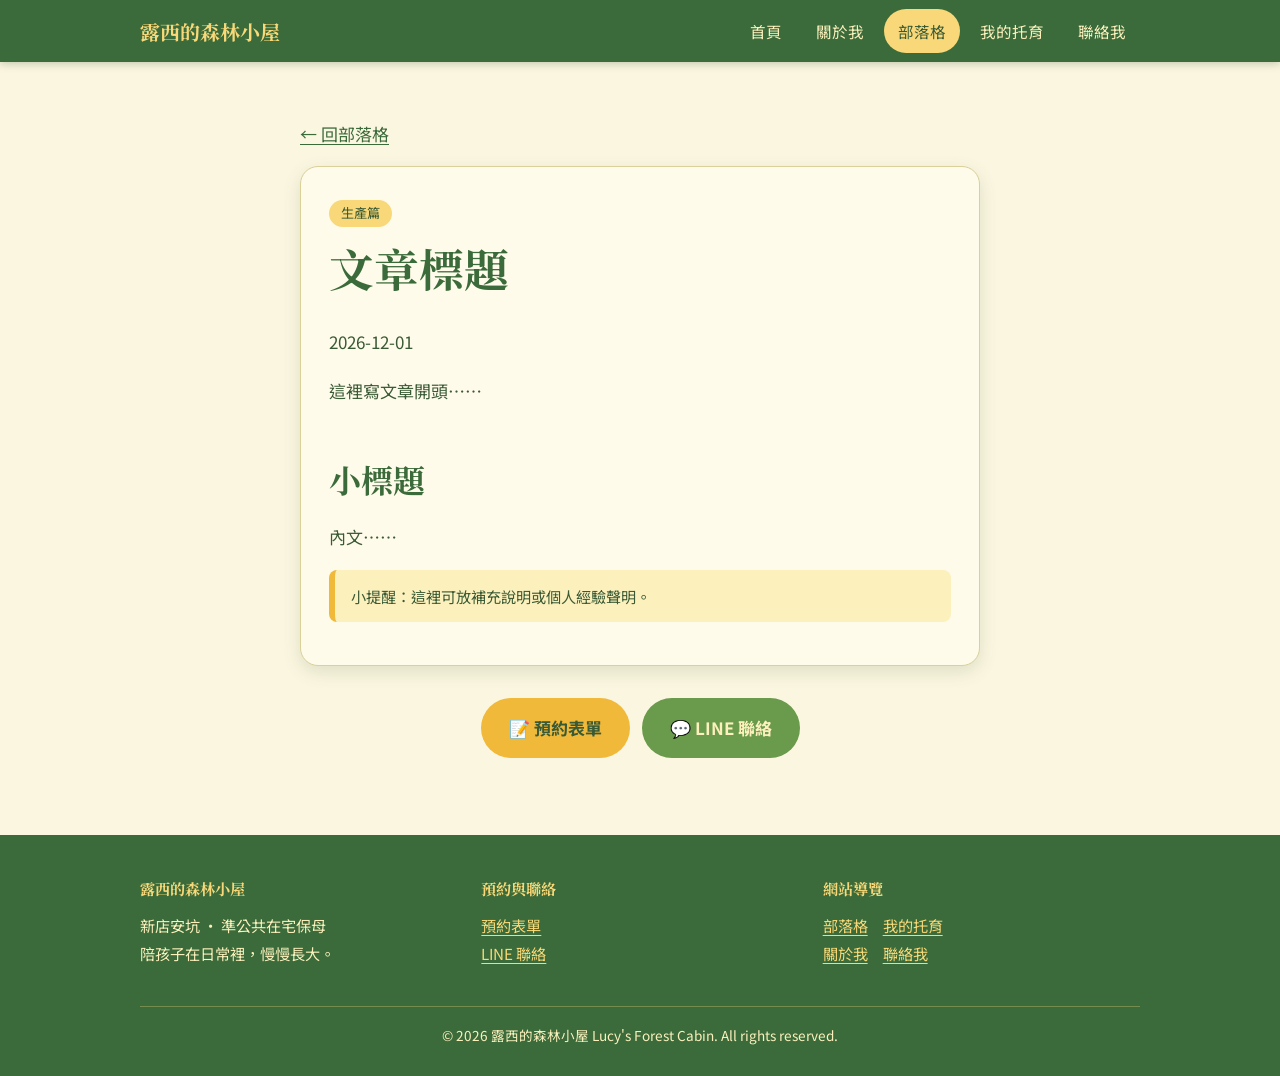
<file: posts/post-template.html>
<!DOCTYPE html>
<html lang="zh-Hant-TW">
<head>
<meta charset="utf-8">
<meta name="viewport" content="width=device-width, initial-scale=1">
<title>文章標題｜露西的森林小屋</title>
<meta name="description" content="文章摘要">
<meta name="robots" content="index,follow,max-image-preview:large">
<meta name="keywords" content="新店保母,安坑保母,準公共保母,準公共托育,居家托育,在宅保母,新北保母,0-3歲托育,孕期,生產,月子,育兒">
<meta property="og:title" content="文章標題｜露西的森林小屋">
<meta property="og:description" content="文章摘要">
<meta property="og:type" content="website">
<meta property="og:locale" content="zh_TW">
<meta property="og:site_name" content="露西的森林小屋">
<link rel="preconnect" href="https://fonts.googleapis.com">
<link rel="preconnect" href="https://fonts.gstatic.com" crossorigin>
<link href="https://fonts.googleapis.com/css2?family=Noto+Sans+TC:wght@400;700&family=Noto+Serif+TC:wght@600;700&display=swap" rel="stylesheet">
<link rel="stylesheet" href="../css/styles.css">
</head>
<body>
<header class="site-header">
  <div class="wrap">
    <a class="brand" href="../index.html">露西的森林小屋</a>
    <input type="checkbox" id="nav-toggle" class="nav-toggle" aria-label="開啟選單">
    <label for="nav-toggle" class="nav-btn" aria-hidden="true">☰</label>
    <nav class="nav" aria-label="主選單"><ul><li><a href="../index.html">首頁</a></li><li><a href="../about.html">關於我</a></li><li><a href="../blog.html" aria-current="page">部落格</a></li><li><a href="../care.html">我的托育</a></li><li><a href="../contact.html">聯絡我</a></li></ul></nav>
  </div>
</header>
<main>

<section>
  <div class="wrap narrow">
    <p><a href="../blog.html">← 回部落格</a></p>
    <article class="entry">
      <span class="tag">生產篇</span>
      <h1>文章標題</h1>
      <p><time datetime="2026-12-01">2026-12-01</time></p>
      <p>這裡寫文章開頭……</p>
      <h2>小標題</h2>
      <p>內文……</p>
      <p class="note">小提醒：這裡可放補充說明或個人經驗聲明。</p>
    </article>
    <p class="center" style="margin-top:28px"><a class="btn btn-primary" href="https://www.surveycake.com/s/yQn8e" target="_blank" rel="noopener">📝 預約表單</a> <a class="btn btn-line" href="https://line.me/ti/p/w9hIFDqCxX" target="_blank" rel="noopener">💬 LINE 聯絡</a></p>
  </div>
</section>

</main>
<footer class="site-footer">
  <div class="wrap">
    <div class="cols">
      <div>
        <h4>露西的森林小屋</h4>
        <p>新店安坑 ・ 準公共在宅保母<br>陪孩子在日常裡，慢慢長大。</p>
      </div>
      <div>
        <h4>預約與聯絡</h4>
        <p><a href="https://www.surveycake.com/s/yQn8e" target="_blank" rel="noopener">預約表單</a><br>
        <a href="https://line.me/ti/p/w9hIFDqCxX" target="_blank" rel="noopener">LINE 聯絡</a></p>
      </div>
      <div>
        <h4>網站導覽</h4>
        <p><a href="../blog.html">部落格</a>　<a href="../care.html">我的托育</a><br><a href="../about.html">關於我</a>　<a href="../contact.html">聯絡我</a></p>
      </div>
      <!-- ▼ 預留位置：電子報訂閱框（先不放）。要啟用時，把訂閱表單貼進下面這個 div。 -->
      <div class="newsletter-slot" id="newsletter-slot" hidden>
      </div>
    </div>
    <div class="copy">© 2026 露西的森林小屋 Lucy's Forest Cabin. All rights reserved.</div>
  </div>
</footer>
</body>
</html>
</file>
<file: css/styles.css>
/* 露西的森林小屋 — 綠色與黃色的自然色系（無純黑、純白） */
:root{
  --bg:#fbf6e0;          /* 奶油米黃 背景 */
  --bg-soft:#f3ecc9;     /* 淺麥黃 區塊 */
  --card:#fffbea;        /* 卡片（暖米色，非純白） */
  --green-900:#3a5a35;   /* 森林綠 文字（不用黑色） */
  --green-700:#3b6b3a;   /* 森林綠 */
  --green-500:#6a9a4b;   /* 葉綠 */
  --green-200:#cfe3b4;   /* 嫩芽綠 */
  --yellow-500:#f0b93a;  /* 蜂蜜黃 */
  --yellow-300:#f8d878;  /* 奶油黃 */
  --yellow-100:#fcf0bd;
  --brown:#7a5a35;       /* 木頭棕 點綴 */
  --line:#d9d09a;
  --radius:18px;
  --shadow:0 6px 18px rgba(60,90,40,.14);
  --font:"Noto Sans TC","PingFang TC","Microsoft JhengHei",system-ui,sans-serif;
  --font-serif:"Noto Serif TC","Songti TC",serif;
}
*{box-sizing:border-box}
html{scroll-behavior:smooth}
body{margin:0;background:var(--bg);color:var(--green-900);font-family:var(--font);line-height:1.85;font-size:17px}
img,iframe{max-width:100%;display:block}
a{color:var(--green-700);text-underline-offset:3px}
a:hover{color:var(--brown)}
h1,h2,h3{font-family:var(--font-serif);line-height:1.4;color:var(--green-700);margin:0 0 .6em}
h1{font-size:clamp(1.9rem,5vw,2.8rem)}
h2{font-size:clamp(1.5rem,3.5vw,2rem)}
h3{font-size:1.2rem}
p{margin:0 0 1em}
.wrap{max-width:1040px;margin:0 auto;padding:0 20px}
.narrow{max-width:720px}
section{padding:56px 0}
.alt{background:var(--bg-soft)}
.sr-only{position:absolute;left:-9999px}

/* 導覽列 */
.site-header{background:var(--green-700);position:sticky;top:0;z-index:20;box-shadow:0 2px 8px rgba(40,70,30,.25)}
.site-header .wrap{display:flex;align-items:center;justify-content:space-between;min-height:62px}
.brand{font-family:var(--font-serif);font-size:1.25rem;font-weight:700;color:var(--yellow-300);text-decoration:none}
.brand:hover{color:var(--yellow-100)}
.nav-toggle{display:none}
.nav-btn{display:none;cursor:pointer;color:var(--yellow-300);font-size:1.6rem;padding:4px 8px}
.nav ul{list-style:none;display:flex;gap:6px;margin:0;padding:0}
.nav a{display:block;padding:8px 14px;border-radius:999px;color:var(--yellow-100);text-decoration:none;font-size:.97rem}
.nav a:hover,.nav a[aria-current="page"]{background:var(--yellow-300);color:var(--green-900)}
@media (max-width:760px){
  .nav-btn{display:block}
  .nav{display:none;position:absolute;left:0;right:0;top:62px;background:var(--green-700);padding:8px 20px 16px}
  .nav ul{flex-direction:column}
  .nav-toggle:checked ~ .nav{display:block}
}

/* 首頁 Hero */
.hero{background:linear-gradient(180deg,var(--green-200) 0%,var(--yellow-100) 100%);padding:72px 0 64px;text-align:center;position:relative;overflow:hidden}
.hero p.lead{font-size:1.15rem;max-width:620px;margin:0 auto 28px}
.hero .leaves{font-size:2rem;letter-spacing:.4em;margin-bottom:8px}
.page-title{background:linear-gradient(180deg,var(--green-200),var(--yellow-100));padding:44px 0 36px;text-align:center}
.page-title p{margin:0}

/* 按鈕 */
.btn{display:inline-block;padding:12px 26px;border-radius:999px;font-weight:700;text-decoration:none;border:2px solid transparent;margin:4px;transition:transform .15s}
.btn:hover{transform:translateY(-2px)}
.btn-primary{background:var(--yellow-500);color:var(--green-900)}
.btn-primary:hover{background:var(--yellow-300);color:var(--green-900)}
.btn-green{background:var(--green-700);color:var(--yellow-100)}
.btn-green:hover{background:var(--green-500);color:var(--yellow-100)}
.btn-line{background:var(--green-500);color:var(--yellow-100)}
.btn-ghost{border-color:var(--green-700);color:var(--green-700)}

/* 卡片與格線 */
.grid{display:grid;gap:22px}
.grid-2{grid-template-columns:repeat(auto-fit,minmax(300px,1fr))}
.grid-3{grid-template-columns:repeat(auto-fit,minmax(240px,1fr))}
.card{background:var(--card);border:1px solid var(--line);border-radius:var(--radius);padding:24px;box-shadow:var(--shadow)}
.card h3{margin-top:0}
.center{text-align:center}
.video{position:relative;aspect-ratio:16/9;border-radius:var(--radius);overflow:hidden;box-shadow:var(--shadow);border:3px solid var(--yellow-300);background:var(--green-200)}
.video iframe{position:absolute;inset:0;width:100%;height:100%;border:0}

/* 獎項 */
.award{text-align:center}
.award .medal{width:84px;height:84px;margin:0 auto 12px;border-radius:50%;background:radial-gradient(circle at 35% 30%,var(--yellow-100),var(--yellow-500));display:grid;place-items:center;font-size:2.2rem;border:4px solid var(--green-500)}
.award img{margin:0 auto 12px;max-height:120px}

/* Podcast */
.pod{display:flex;gap:14px;align-items:center}
.pod .ep{flex:none;background:var(--green-700);color:var(--yellow-300);font-weight:700;border-radius:14px;padding:10px 12px;font-family:var(--font-serif)}

/* 部落格 */
.chips{display:flex;flex-wrap:wrap;gap:10px;justify-content:center;margin-bottom:28px}
.chip{border:2px solid var(--green-500);background:var(--card);color:var(--green-700);padding:6px 18px;border-radius:999px;cursor:pointer;font:inherit;font-size:.95rem}
.chip[aria-pressed="true"],.chip:hover{background:var(--green-700);color:var(--yellow-100);border-color:var(--green-700)}
.post{display:flex;flex-direction:column}
.tag{display:inline-block;align-self:flex-start;background:var(--yellow-300);color:var(--green-900);border-radius:999px;padding:1px 12px;font-size:.82rem;margin-bottom:10px}
.post time{font-size:.85rem;color:var(--brown)}
.post h3 a{text-decoration:none}
.sub-cats{font-size:.92rem;color:var(--brown)}
article.entry h2{margin-top:1.6em}
article.entry{background:var(--card);border:1px solid var(--line);border-radius:var(--radius);padding:28px;box-shadow:var(--shadow)}
.note{background:var(--yellow-100);border-left:6px solid var(--yellow-500);padding:12px 16px;border-radius:8px;font-size:.95rem}

/* 清單 */
.leaf-list{list-style:none;padding:0;margin:0}
.leaf-list li{padding-left:1.8em;position:relative;margin-bottom:.5em}
.leaf-list li::before{content:"🍃";position:absolute;left:0}
.timeline{list-style:none;margin:0;padding:0;border-left:4px solid var(--green-200)}
.timeline li{position:relative;padding:0 0 18px 22px}
.timeline li::before{content:"";position:absolute;left:-10px;top:8px;width:16px;height:16px;border-radius:50%;background:var(--yellow-500);border:3px solid var(--green-500)}
.timeline b{color:var(--green-700)}

/* 頁尾 */
.site-footer{background:var(--green-700);color:var(--yellow-100);padding:40px 0 28px;font-size:.95rem}
.site-footer a{color:var(--yellow-300)}
.site-footer .cols{display:grid;gap:24px;grid-template-columns:repeat(auto-fit,minmax(220px,1fr))}
.site-footer h4{margin:0 0 8px;color:var(--yellow-300);font-family:var(--font-serif)}
.newsletter-slot{min-height:0}  /* 預留：電子報訂閱框（先不放） */
.copy{margin-top:24px;padding-top:16px;border-top:1px solid rgba(248,216,120,.3);text-align:center;font-size:.85rem}

.cat-card{display:block;text-decoration:none;color:var(--green-900);transition:transform .15s}
.cat-card:hover{transform:translateY(-3px);color:var(--green-900);background:var(--yellow-100)}
.cat-card h3{margin-bottom:.3em}
.tag.first{background:var(--green-500);color:var(--yellow-100);margin-left:6px}

.shots{margin-top:26px;align-items:start}
.shots figure{margin:0}
.shots img{width:100%;aspect-ratio:3/4;object-fit:cover;object-position:center 30%;border-radius:var(--radius);border:3px solid var(--yellow-300);box-shadow:var(--shadow)}
.shots figcaption{text-align:center;font-size:.88rem;color:var(--brown);margin-top:8px}
.pod{flex-wrap:wrap}
.pod .pod-img{width:110px;height:auto;border-radius:12px;flex:none;border:2px solid var(--yellow-300)}
@media (max-width:520px){.pod .pod-img{width:100%}}

.about-intro{display:grid;grid-template-columns:200px 1fr;gap:24px;align-items:center;margin-bottom:1.2em}
.about-photo{width:200px;height:auto;aspect-ratio:4/5;object-fit:cover;border-radius:var(--radius);border:3px solid var(--yellow-300);box-shadow:var(--shadow)}
@media (max-width:560px){.about-intro{grid-template-columns:1fr;justify-items:center;text-align:center}.about-photo{width:70%}}

.shots-2{max-width:760px;margin-left:auto;margin-right:auto}
.shots-2 img{aspect-ratio:auto;object-fit:contain}

/* 試算器 */
.calc{margin-top:22px}
.seg{display:flex;gap:8px;margin-bottom:14px}
.seg button{flex:1;border:2px solid var(--green-500);background:var(--card);color:var(--green-700);padding:8px;border-radius:999px;font:inherit;cursor:pointer}
.seg button.on{background:var(--green-700);color:var(--yellow-100);border-color:var(--green-700)}
.calc .row{display:flex;justify-content:space-between;margin-top:10px}
.calc output{font-weight:700;color:var(--green-700)}
.calc input[type=range]{width:100%;accent-color:var(--green-500)}
.bars{margin:14px 0}
.bar{display:grid;grid-template-columns:4em 1fr 7.5em;gap:8px;align-items:center;margin:6px 0;font-size:.92rem}
.bar i{display:block;background:var(--bg-soft);border-radius:999px;height:14px;overflow:hidden}
.bar u{display:block;height:100%;background:var(--green-200);border-radius:999px;transition:width .25s}
.bar u.pay{background:var(--yellow-500)}
.bar em{font-style:normal;text-align:right}
.result{display:grid;grid-template-columns:repeat(auto-fit,minmax(150px,1fr));gap:10px}
.result div{background:var(--yellow-100);border-radius:12px;padding:10px;text-align:center}
.result span{display:block;font-size:.85rem;color:var(--brown)}
.result strong{font-size:1.15rem;color:var(--green-700)}
/* 請假退費 */
.leave h3{margin:1.2em 0 .5em}
.lcard{background:var(--card);border:1px solid var(--line);border-radius:var(--radius);padding:14px 18px;margin-bottom:12px}
.lcard h4{margin:0 0 6px;color:var(--green-700);font-family:var(--font-serif)}
.lcard h4 small,.lt small{display:block;font-weight:400;color:var(--brown);font-size:.82rem;font-family:var(--font)}
.lrow{display:flex;justify-content:space-between;gap:12px;align-items:center;padding:8px 0;border-top:1px dashed var(--line)}
.amt{font-weight:700;color:var(--green-700);white-space:nowrap}
.amt.g{color:var(--brown)}
.amt i{font-style:normal;font-weight:400;font-size:.82rem}
.no{color:var(--brown);font-size:.92rem;text-align:right}
.lfoot{margin:6px 0 0;font-size:.85rem;color:var(--brown)}
.calc input[type=range]{-webkit-appearance:none;appearance:none;height:8px;border-radius:999px;background:var(--green-200);outline:none}
.calc input[type=range]::-webkit-slider-thumb{-webkit-appearance:none;width:22px;height:22px;border-radius:50%;background:var(--yellow-500);border:3px solid var(--green-700);cursor:pointer}
.calc input[type=range]::-moz-range-thumb{width:18px;height:18px;border-radius:50%;background:var(--yellow-500);border:3px solid var(--green-700);cursor:pointer}

.tablewrap{overflow-x:auto}
.subtbl{width:100%;border-collapse:collapse;background:var(--card);border-radius:var(--radius);overflow:hidden;font-size:.95rem}
.subtbl th,.subtbl td{padding:9px 12px;border-bottom:1px solid var(--line);text-align:center}
.subtbl th:first-child{text-align:left;font-weight:400}
.subtbl thead th{background:var(--green-700);color:var(--yellow-100)}
.subtbl .grp th{background:var(--green-200);color:var(--green-900);text-align:left}
.subtbl .tot th,.subtbl .tot td{background:var(--yellow-100);font-weight:700;color:var(--green-700)}
.sel{display:flex;gap:12px;flex-wrap:wrap;margin-bottom:6px}
.sel label{display:flex;flex-direction:column;font-size:.9rem;color:var(--brown);flex:1;min-width:140px}
.sel select{margin-top:4px;padding:8px;border:2px solid var(--green-500);border-radius:12px;background:var(--card);color:var(--green-900);font:inherit}

.notes{padding-left:1.4em;font-size:.95rem}
.notes li{margin-bottom:.5em}
/* 獎項照片：縮小並排 */
.shots-2{display:flex;flex-wrap:nowrap;justify-content:center;align-items:flex-start;gap:14px;max-width:none;margin-top:18px}
.shots-2 figure{flex:0 1 auto;min-width:0}
.shots-2 img{height:230px;width:auto;max-width:100%;aspect-ratio:auto;object-fit:cover;display:block}
.shots-2 figcaption{font-size:.8rem;max-width:230px;margin-left:auto;margin-right:auto}
@media (max-width:560px){.shots-2 img{height:150px}.shots-2 figcaption{max-width:150px}}

.gain{color:var(--brown);font-size:.95rem;margin-top:-.3em}
.gal{display:grid;grid-template-columns:repeat(3,1fr);gap:14px;margin-top:20px}
.gal-4{grid-template-columns:repeat(4,1fr)}
.gal figure{margin:0}
.gal img{width:100%;aspect-ratio:4/5;object-fit:cover;border-radius:14px;border:3px solid var(--yellow-300);box-shadow:var(--shadow);display:block}
.gal figcaption{text-align:center;font-size:.8rem;color:var(--brown);margin-top:6px}
@media (max-width:640px){.gal,.gal-3,.gal-4{grid-template-columns:repeat(2,1fr)}}

.gal-2{grid-template-columns:repeat(2,1fr)}
.gal-2 img{aspect-ratio:auto}
.gal a{display:block}
.quote{margin:0;display:flex;flex-direction:column;gap:6px}
.quote blockquote{margin:0;padding-left:12px;border-left:4px solid var(--yellow-500);font-size:.95rem}
.quote figcaption{margin-top:auto;text-align:right;color:var(--brown);font-size:.88rem}
</file>
